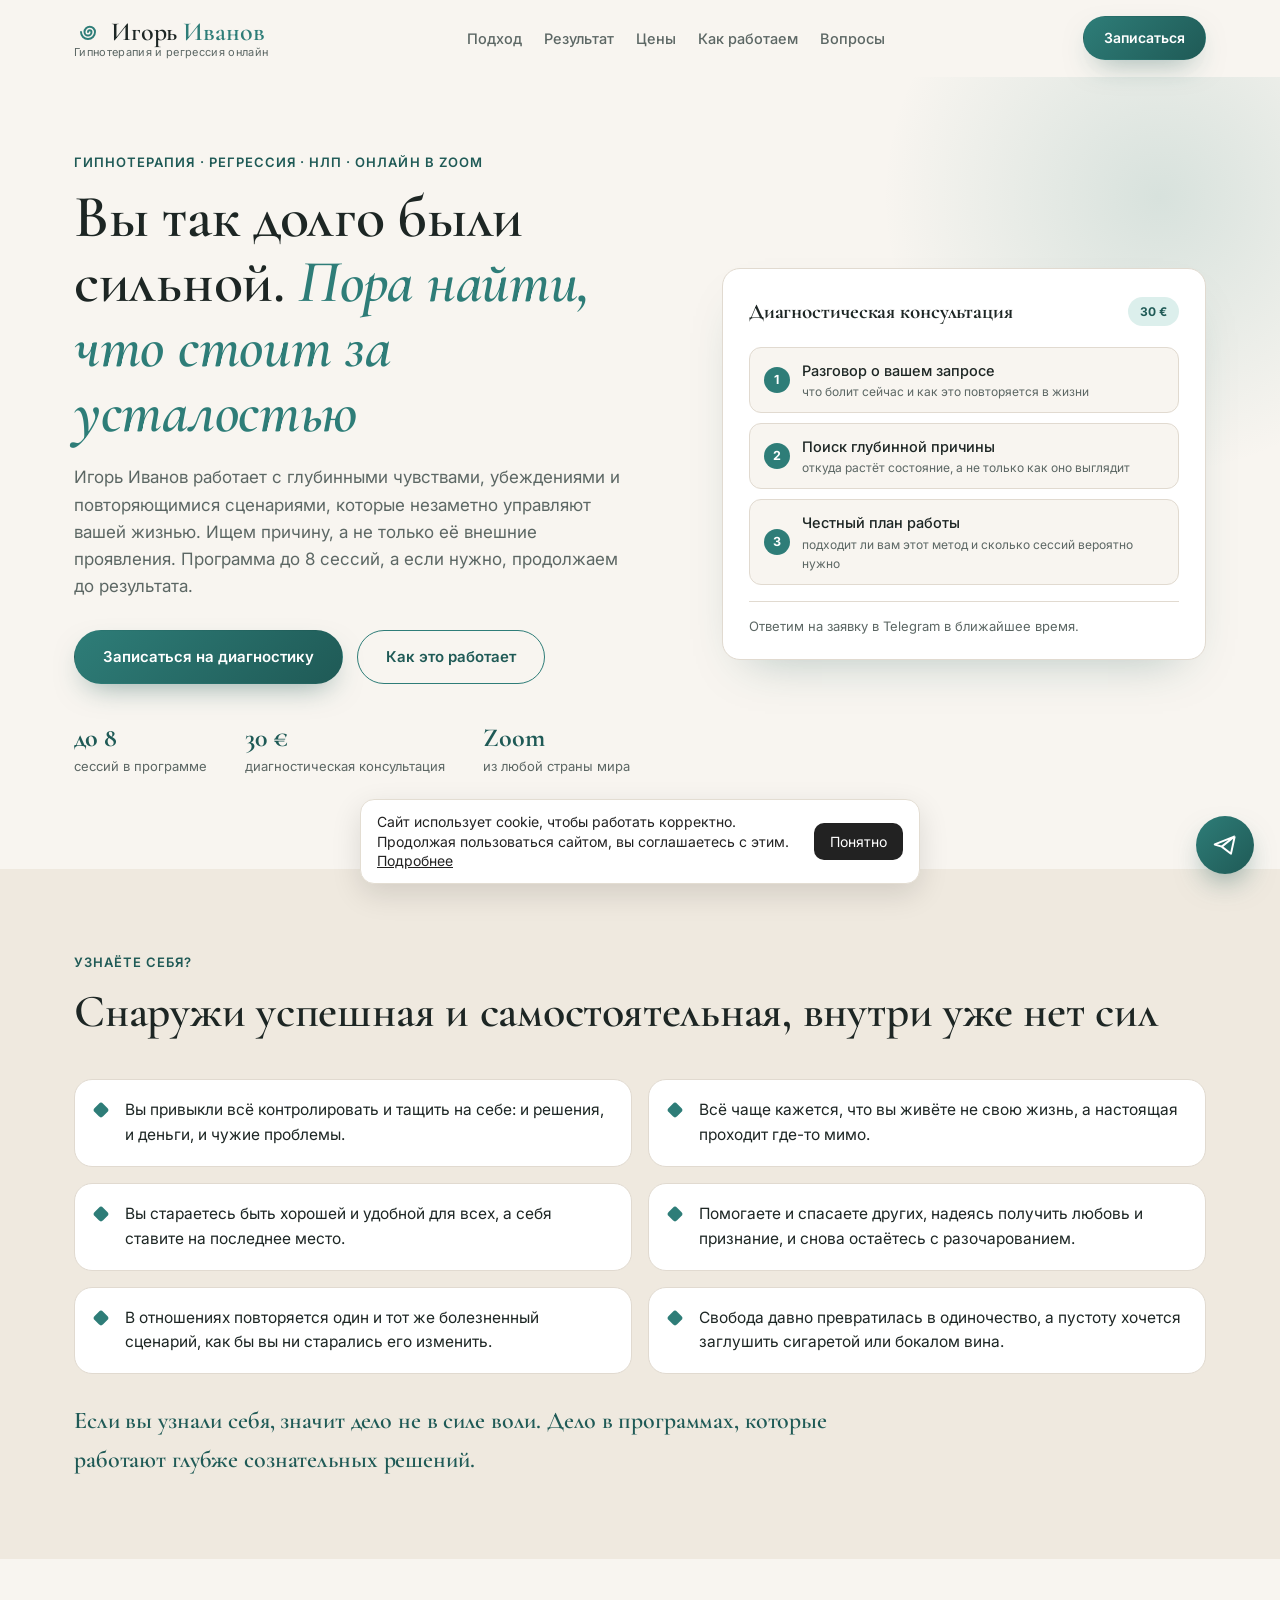
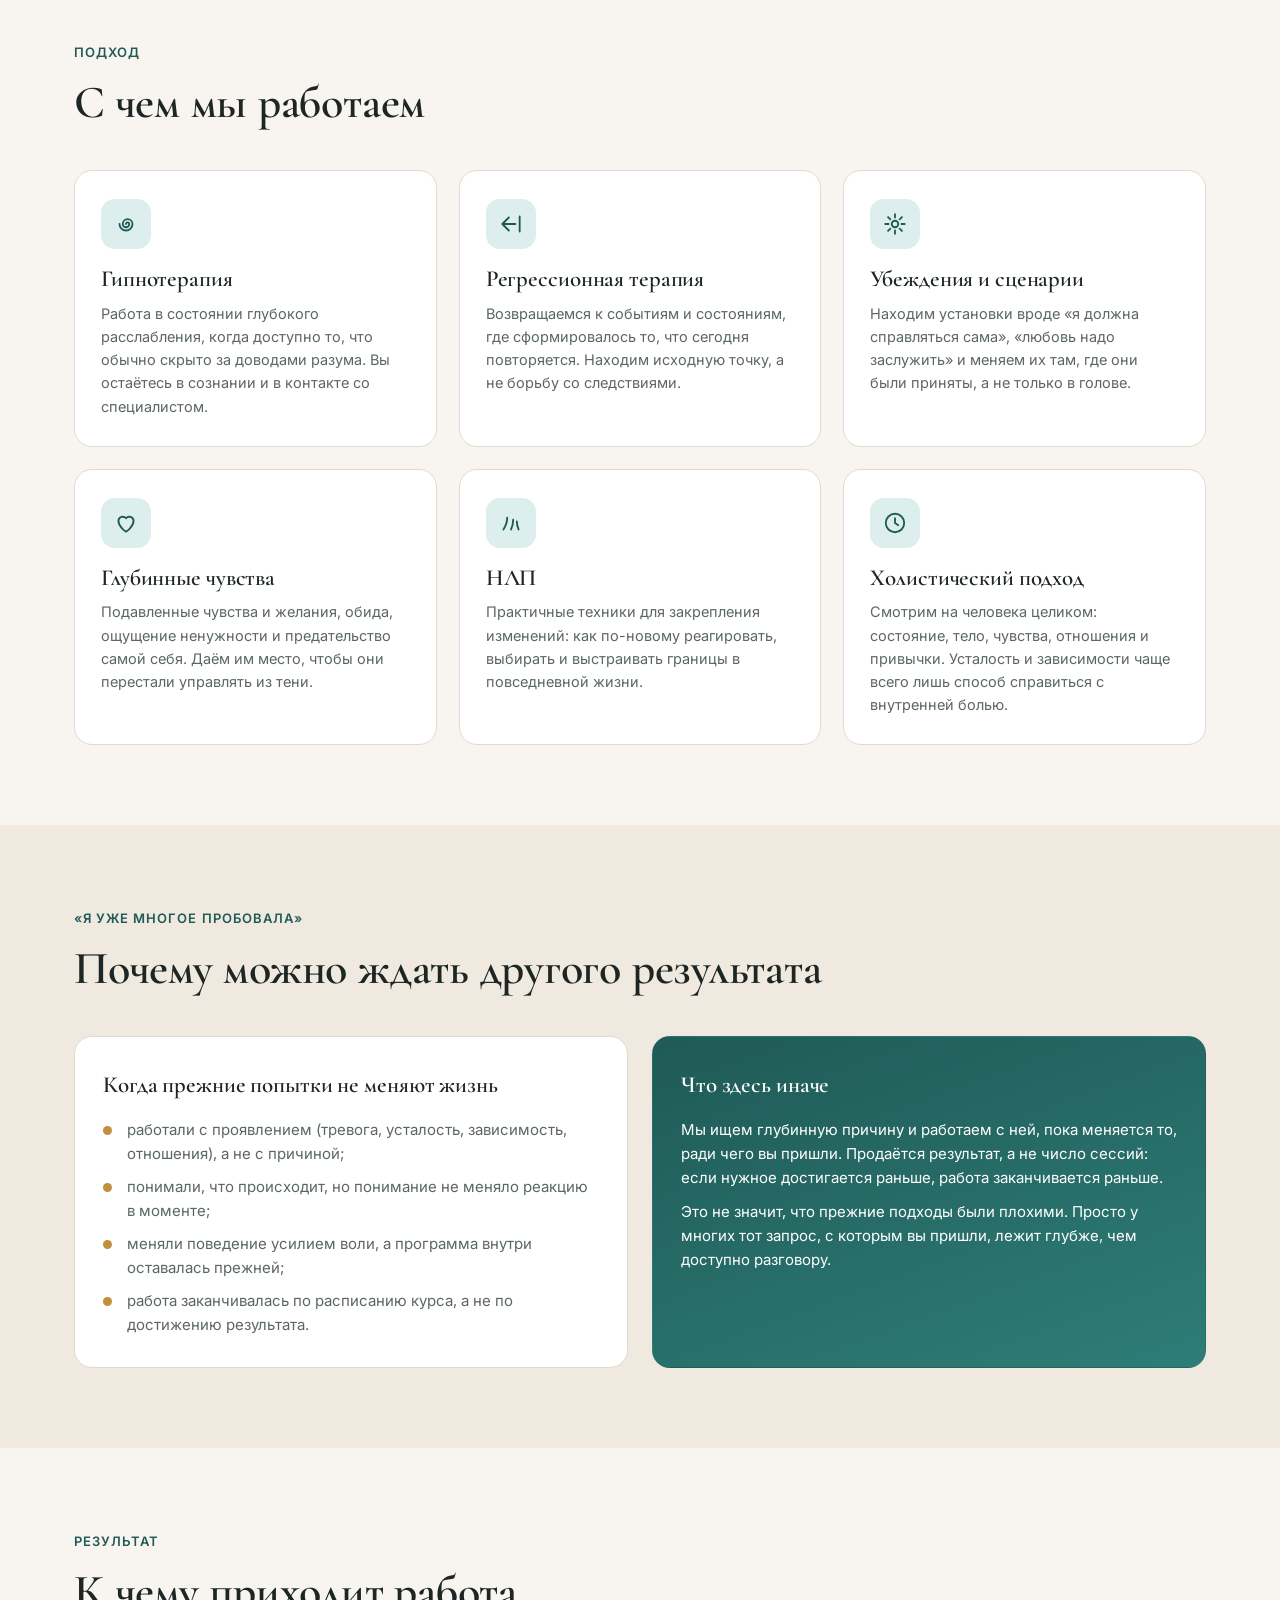
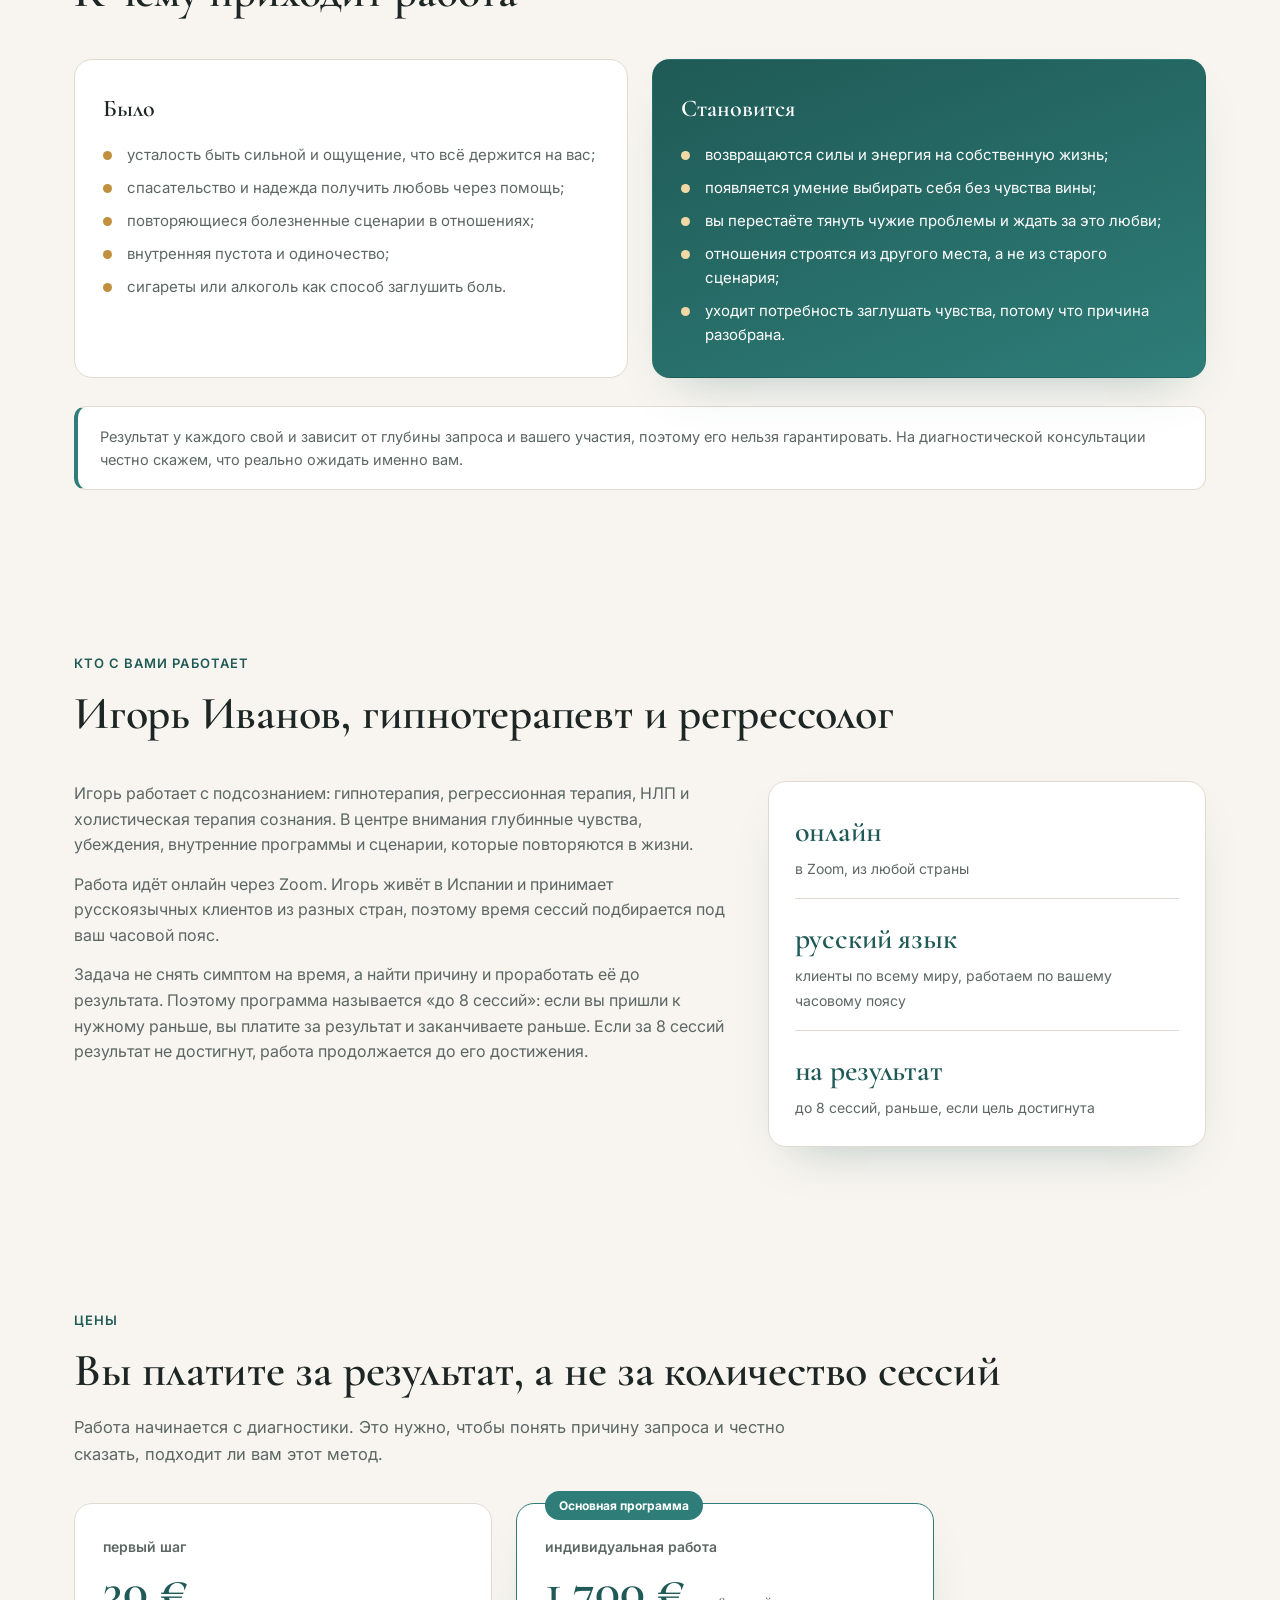
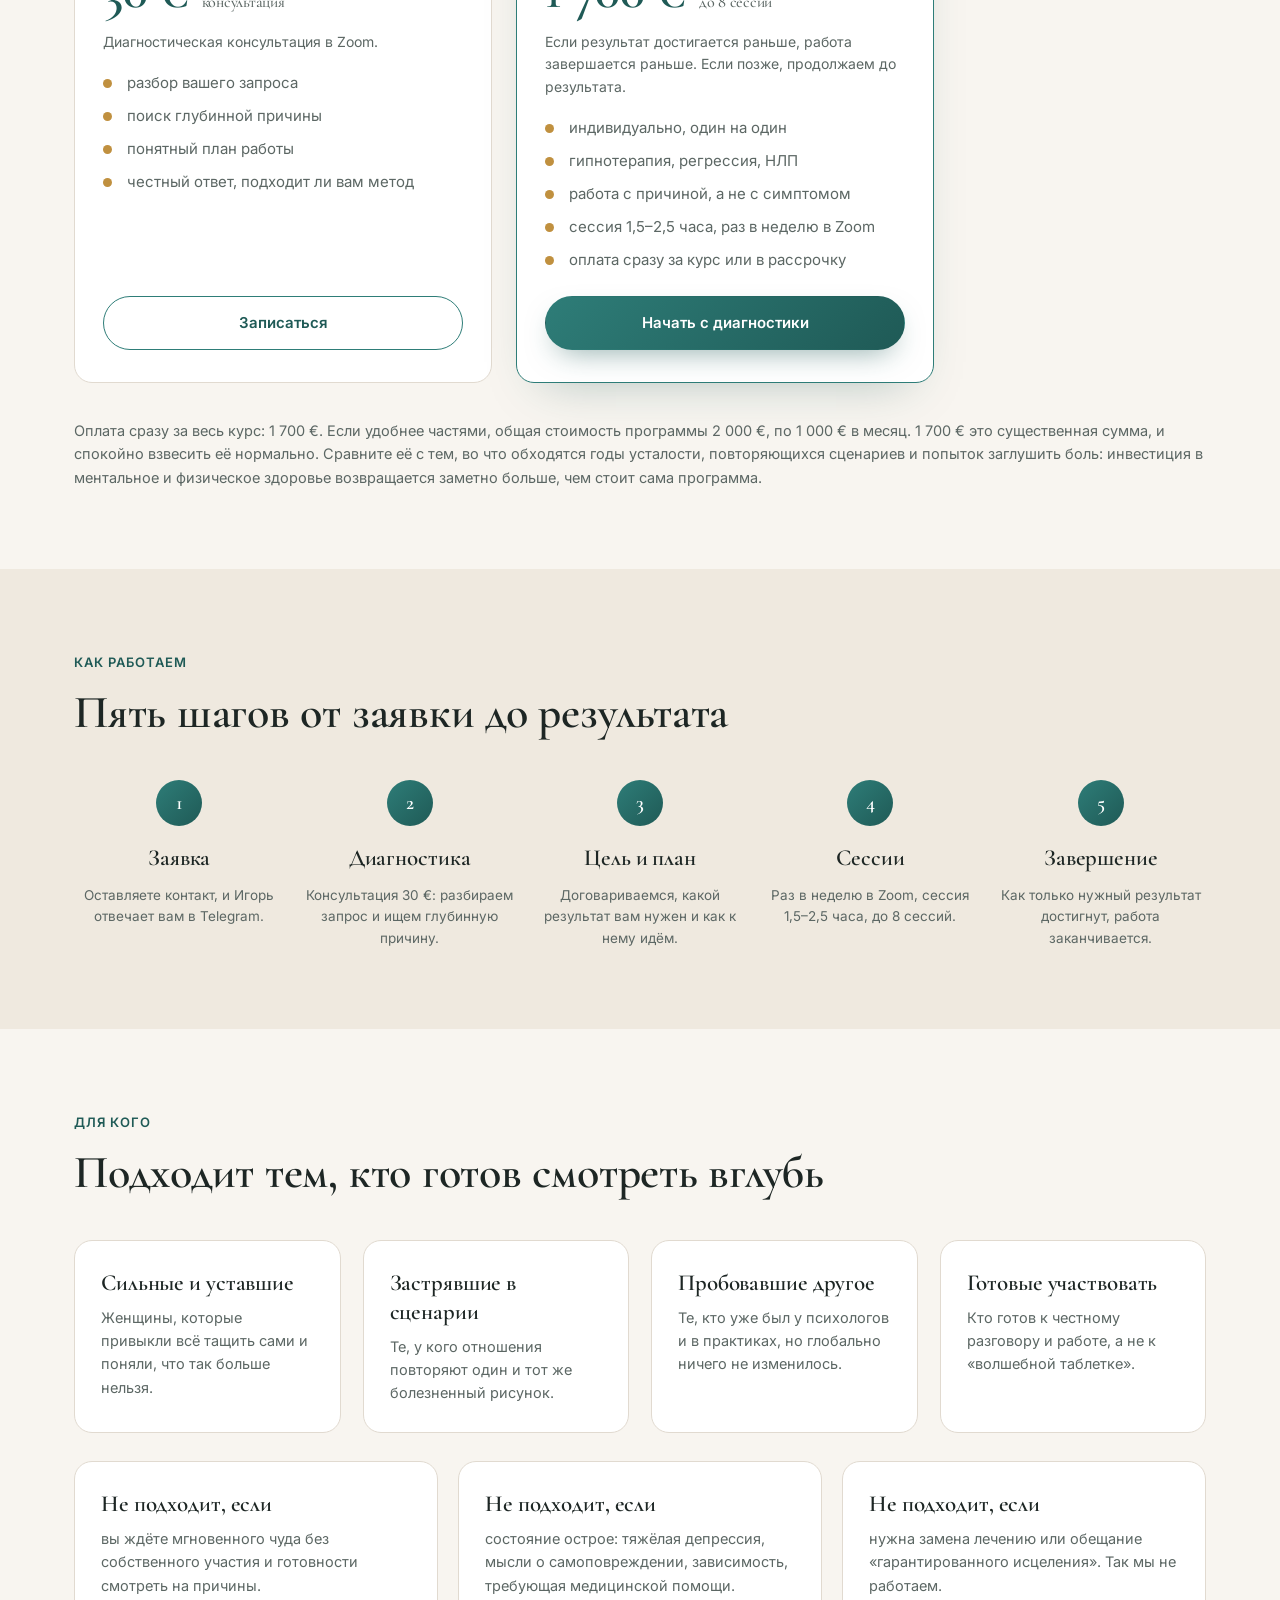
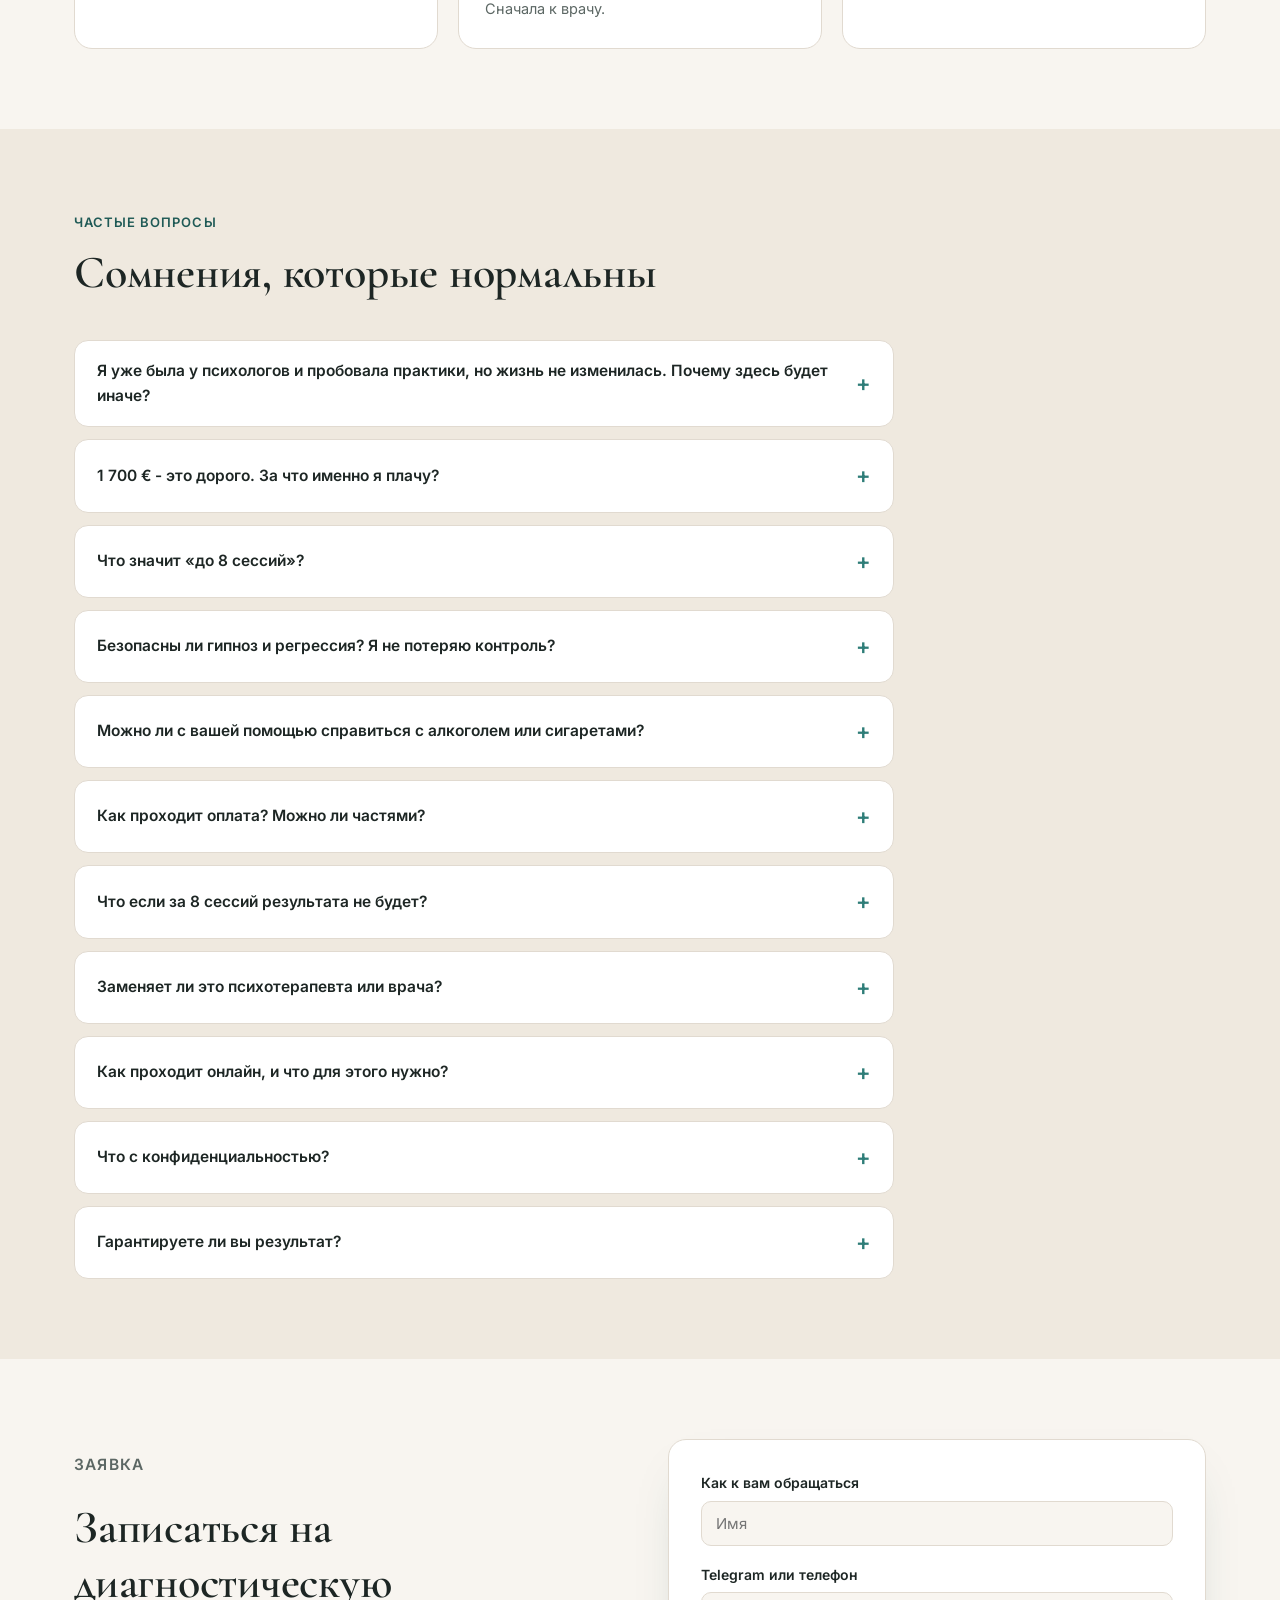
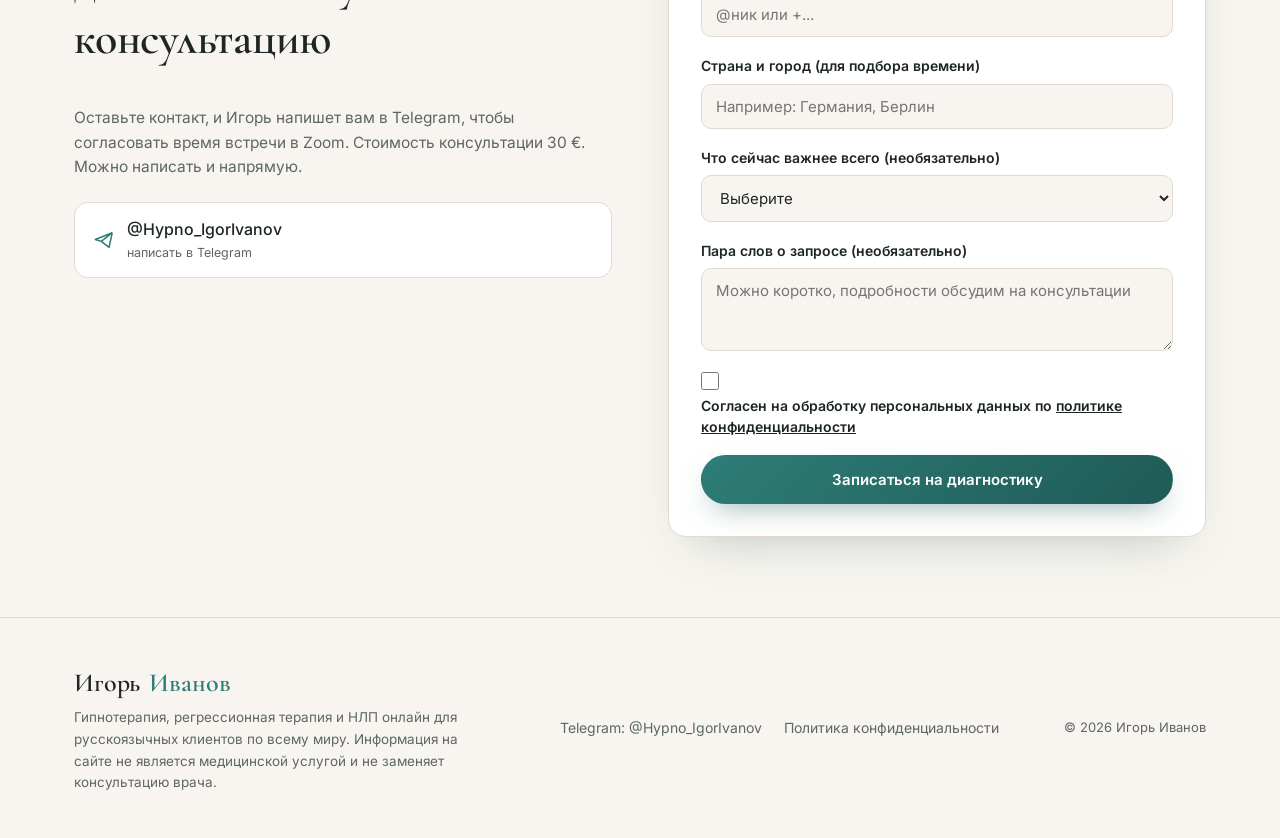
<file: index.html>
<!DOCTYPE html>
<html lang="ru">
<head>
<meta charset="UTF-8">
<meta name="viewport" content="width=device-width, initial-scale=1.0">
<title>Игорь Иванов: гипнотерапевт и регрессолог онлайн, работа с подсознанием</title>
<meta name="description" content="Игорь Иванов: гипнотерапия, регрессионная терапия и НЛП онлайн через Zoom для русскоязычных клиентов по всему миру. Находим глубинную причину, а не только симптомы. Диагностическая консультация 30 €, программа до 8 сессий.">
<meta name="robots" content="index, follow">
<link rel="canonical" href="https://murzzsite.github.io/ivanov-hypnotherapy/">
<meta property="og:type" content="website">
<meta property="og:locale" content="ru_RU">
<meta property="og:site_name" content="Игорь Иванов">
<meta property="og:title" content="Игорь Иванов: гипнотерапевт и регрессолог онлайн, работа с подсознанием">
<meta property="og:description" content="Игорь Иванов: гипнотерапия, регрессионная терапия и НЛП онлайн через Zoom для русскоязычных клиентов по всему миру. Находим глубинную причину, а не только симптомы. Диагностическая консультация 30 €, программа до 8 сессий.">
<meta property="og:url" content="https://murzzsite.github.io/ivanov-hypnotherapy/">
<meta name="twitter:card" content="summary">
<meta name="twitter:title" content="Игорь Иванов: гипнотерапевт и регрессолог онлайн, работа с подсознанием">
<meta name="twitter:description" content="Игорь Иванов: гипнотерапия, регрессионная терапия и НЛП онлайн через Zoom для русскоязычных клиентов по всему миру. Находим глубинную причину, а не только симптомы. Диагностическая консультация 30 €, программа до 8 сессий.">
<script type="application/ld+json">{"@context": "https://schema.org", "@type": "ProfessionalService", "name": "Игорь Иванов: гипнотерапия и регрессионная терапия онлайн", "url": "https://murzzsite.github.io/ivanov-hypnotherapy/", "description": "Гипнотерапия, регрессионная терапия и НЛП онлайн через Zoom для русскоязычных клиентов по всему миру.", "founder": {"@type": "Person", "name": "Игорь Иванов", "jobTitle": "Гипнотерапевт, регрессолог", "sameAs": ["https://t.me/Hypno_IgorIvanov", "https://t.me/zaebistherapy"]}, "availableLanguage": "ru", "areaServed": "Весь мир, онлайн"}</script>
<link rel="preconnect" href="https://fonts.googleapis.com">
<link rel="preconnect" href="https://fonts.gstatic.com" crossorigin>
<link href="https://fonts.googleapis.com/css2?family=Cormorant+Garamond:ital,wght@0,500;0,600;0,700;1,500;1,600&family=Inter:wght@400;500;600;700;800&display=swap" rel="stylesheet">
<link rel="stylesheet" href="styles.css">
<link rel="stylesheet" href="blog/blog.css">
<link rel="alternate" type="application/rss+xml" title="Блог" href="feed.xml">
</head>
<body>

<header class="header" id="header">
  <div class="container header__inner">
    <a href="#top" class="logo">
      <span class="logo__main">
        <svg class="logo__mark" width="28" height="28" viewBox="0 0 32 32" fill="none"><path d="M16 16a2 2 0 0 1 4 0a4 4 0 0 1-8 0a6 6 0 0 1 12 0a8 8 0 0 1-16 0" stroke="currentColor" stroke-width="2.2" stroke-linecap="round"/></svg>
        <span>Игорь <i>Иванов</i></span>
      </span>
      <span class="logo__suffix">Гипнотерапия и регрессия онлайн</span>
    </a>
    <nav class="nav" id="nav">
      <a href="#approach">Подход</a>
      <a href="#result">Результат</a>
      <a href="#pricing">Цены</a>
      <a href="#process">Как работаем</a>
      <a href="#faq">Вопросы</a>
    <!-- BLOGNAV:START --><!-- BLOGNAV:END --></nav>
    <div class="header__actions">
      <a href="#contact" class="btn btn--primary btn--sm">Записаться</a>
    </div>
    <button class="burger" id="burger" aria-label="Меню">
      <span></span><span></span><span></span>
    </button>
  </div>
</header>

<main id="top">

  <!-- HERO -->
  <section class="hero">
    <div class="container hero__inner">
      <div class="hero__content">
        <p class="eyebrow">Гипнотерапия · регрессия · НЛП · онлайн в Zoom</p>
        <h1>Вы так долго были сильной. <span>Пора найти, что стоит за усталостью</span></h1>
        <p class="hero__lead">Игорь Иванов работает с глубинными чувствами, убеждениями и повторяющимися сценариями, которые незаметно управляют вашей жизнью. Ищем причину, а не только её внешние проявления. Программа до 8 сессий, а если нужно, продолжаем до результата.</p>
        <div class="hero__cta">
          <a href="#contact" class="btn btn--primary">Записаться на диагностику</a>
          <a href="#approach" class="btn btn--ghost">Как это работает</a>
        </div>
        <div class="hero__stats">
          <div class="stat"><strong>до 8</strong><span>сессий в программе</span></div>
          <div class="stat"><strong>30 €</strong><span>диагностическая консультация</span></div>
          <div class="stat"><strong>Zoom</strong><span>из любой страны мира</span></div>
        </div>
      </div>
      <div class="hero__card">
        <div class="hero__card-top">
          <span class="hero__card-title">Диагностическая консультация</span>
          <span class="hero__card-badge">30 €</span>
        </div>
        <ol class="pipeline">
          <li><span class="pipeline__n">1</span><span>Разговор о вашем запросе<small>что болит сейчас и как это повторяется в жизни</small></span></li>
          <li><span class="pipeline__n">2</span><span>Поиск глубинной причины<small>откуда растёт состояние, а не только как оно выглядит</small></span></li>
          <li><span class="pipeline__n">3</span><span>Честный план работы<small>подходит ли вам этот метод и сколько сессий вероятно нужно</small></span></li>
        </ol>
        <p class="hero__card-foot">Ответим на заявку в Telegram в ближайшее время.</p>
      </div>
    </div>
  </section>

  <!-- УЗНАЁТЕ СЕБЯ -->
  <section class="recognize" id="recognize">
    <div class="container">
      <p class="section-eyebrow">Узнаёте себя?</p>
      <h2 class="section-title">Снаружи успешная и самостоятельная, внутри уже нет сил</h2>
      <ul class="recognize__list">
        <li>Вы привыкли всё контролировать и тащить на себе: и решения, и деньги, и чужие проблемы.</li>
        <li>Всё чаще кажется, что вы живёте не свою жизнь, а настоящая проходит где-то мимо.</li>
        <li>Вы стараетесь быть хорошей и удобной для всех, а себя ставите на последнее место.</li>
        <li>Помогаете и спасаете других, надеясь получить любовь и признание, и снова остаётесь с разочарованием.</li>
        <li>В отношениях повторяется один и тот же болезненный сценарий, как бы вы ни старались его изменить.</li>
        <li>Свобода давно превратилась в одиночество, а пустоту хочется заглушить сигаретой или бокалом вина.</li>
      </ul>
      <p class="recognize__care">Если вы узнали себя, значит дело не в силе воли. Дело в программах, которые работают глубже сознательных решений.</p>
    </div>
  </section>

  <!-- ПОДХОД -->
  <section class="services" id="approach">
    <div class="container">
      <p class="section-eyebrow">Подход</p>
      <h2 class="section-title">С чем мы работаем</h2>
      <div class="audience">
        <div class="audience__card">
          <div class="audience__icon"><svg width="26" height="26" viewBox="0 0 24 24" fill="none"><path d="M12 12a1.5 1.5 0 0 1 3 0a3 3 0 0 1-6 0a4.5 4.5 0 0 1 9 0a6 6 0 0 1-12 0" stroke="currentColor" stroke-width="1.7" stroke-linecap="round"/></svg></div>
          <h3>Гипнотерапия</h3>
          <p>Работа в состоянии глубокого расслабления, когда доступно то, что обычно скрыто за доводами разума. Вы остаётесь в сознании и в контакте со специалистом.</p>
        </div>
        <div class="audience__card">
          <div class="audience__icon"><svg width="26" height="26" viewBox="0 0 24 24" fill="none"><path d="M4 12h12M10 6l-6 6 6 6M20 5v14" stroke="currentColor" stroke-width="1.7" stroke-linecap="round" stroke-linejoin="round"/></svg></div>
          <h3>Регрессионная терапия</h3>
          <p>Возвращаемся к событиям и состояниям, где сформировалось то, что сегодня повторяется. Находим исходную точку, а не борьбу со следствиями.</p>
        </div>
        <div class="audience__card">
          <div class="audience__icon"><svg width="26" height="26" viewBox="0 0 24 24" fill="none"><circle cx="12" cy="12" r="3" stroke="currentColor" stroke-width="1.7"/><path d="M12 3v3M12 18v3M3 12h3M18 12h3M5.6 5.6l2.1 2.1M16.3 16.3l2.1 2.1M18.4 5.6l-2.1 2.1M7.7 16.3l-2.1 2.1" stroke="currentColor" stroke-width="1.7" stroke-linecap="round"/></svg></div>
          <h3>Убеждения и сценарии</h3>
          <p>Находим установки вроде «я должна справляться сама», «любовь надо заслужить» и меняем их там, где они были приняты, а не только в голове.</p>
        </div>
        <div class="audience__card">
          <div class="audience__icon"><svg width="26" height="26" viewBox="0 0 24 24" fill="none"><path d="M12 20s-7-4.4-7-10a4 4 0 0 1 7-2.4A4 4 0 0 1 19 10c0 5.6-7 10-7 10z" stroke="currentColor" stroke-width="1.7" stroke-linejoin="round"/></svg></div>
          <h3>Глубинные чувства</h3>
          <p>Подавленные чувства и желания, обида, ощущение ненужности и предательство самой себя. Даём им место, чтобы они перестали управлять из тени.</p>
        </div>
        <div class="audience__card">
          <div class="audience__icon"><svg width="26" height="26" viewBox="0 0 24 24" fill="none"><path d="M5 18c2-3 3.5-6.5 3.5-11M12 18c1.2-2.6 2-5.4 2-9M19 18c-1-2.4-1.6-4.8-1.6-7.4" stroke="currentColor" stroke-width="1.7" stroke-linecap="round"/></svg></div>
          <h3>НЛП</h3>
          <p>Практичные техники для закрепления изменений: как по-новому реагировать, выбирать и выстраивать границы в повседневной жизни.</p>
        </div>
        <div class="audience__card">
          <div class="audience__icon"><svg width="26" height="26" viewBox="0 0 24 24" fill="none"><circle cx="12" cy="12" r="8.5" stroke="currentColor" stroke-width="1.7"/><path d="M12 7.5V12l3 2" stroke="currentColor" stroke-width="1.7" stroke-linecap="round"/></svg></div>
          <h3>Холистический подход</h3>
          <p>Смотрим на человека целиком: состояние, тело, чувства, отношения и привычки. Усталость и зависимости чаще всего лишь способ справиться с внутренней болью.</p>
        </div>
      </div>
    </div>
  </section>

  <!-- ПОЧЕМУ ЭТО РАБОТАЕТ / ВОЗРАЖЕНИЕ -->
  <section class="method" id="method">
    <div class="container">
      <p class="section-eyebrow">«Я уже многое пробовала»</p>
      <h2 class="section-title">Почему можно ждать другого результата</h2>
      <div class="method__grid">
        <div class="method__box">
          <h3>Когда прежние попытки не меняют жизнь</h3>
          <ul class="checklist">
            <li>работали с проявлением (тревога, усталость, зависимость, отношения), а не с причиной;</li>
            <li>понимали, что происходит, но понимание не меняло реакцию в моменте;</li>
            <li>меняли поведение усилием воли, а программа внутри оставалась прежней;</li>
            <li>работа заканчивалась по расписанию курса, а не по достижению результата.</li>
          </ul>
        </div>
        <div class="method__box method__box--accent">
          <h3>Что здесь иначе</h3>
          <p>Мы ищем глубинную причину и работаем с ней, пока меняется то, ради чего вы пришли. Продаётся результат, а не число сессий: если нужное достигается раньше, работа заканчивается раньше.</p>
          <p>Это не значит, что прежние подходы были плохими. Просто у многих тот запрос, с которым вы пришли, лежит глубже, чем доступно разговору.</p>
        </div>
      </div>
    </div>
  </section>

  <!-- РЕЗУЛЬТАТ -->
  <section class="services" id="result">
    <div class="container">
      <p class="section-eyebrow">Результат</p>
      <h2 class="section-title">К чему приходит работа</h2>
      <div class="ba">
        <div class="ba__col">
          <h3>Было</h3>
          <ul class="checklist">
            <li>усталость быть сильной и ощущение, что всё держится на вас;</li>
            <li>спасательство и надежда получить любовь через помощь;</li>
            <li>повторяющиеся болезненные сценарии в отношениях;</li>
            <li>внутренняя пустота и одиночество;</li>
            <li>сигареты или алкоголь как способ заглушить боль.</li>
          </ul>
        </div>
        <div class="ba__col ba__col--after">
          <h3>Становится</h3>
          <ul class="checklist">
            <li>возвращаются силы и энергия на собственную жизнь;</li>
            <li>появляется умение выбирать себя без чувства вины;</li>
            <li>вы перестаёте тянуть чужие проблемы и ждать за это любви;</li>
            <li>отношения строятся из другого места, а не из старого сценария;</li>
            <li>уходит потребность заглушать чувства, потому что причина разобрана.</li>
          </ul>
        </div>
      </div>
      <p class="notice">Результат у каждого свой и зависит от глубины запроса и вашего участия, поэтому его нельзя гарантировать. На диагностической консультации честно скажем, что реально ожидать именно вам.</p>
    </div>
  </section>

  <!-- ОБ ЭКСПЕРТЕ -->
  <section class="who" id="about">
    <div class="container">
      <p class="section-eyebrow">Кто с вами работает</p>
      <h2 class="section-title">Игорь Иванов, гипнотерапевт и регрессолог</h2>
      <div class="about__grid">
        <div class="about__text">
          <p>Игорь работает с подсознанием: гипнотерапия, регрессионная терапия, НЛП и холистическая терапия сознания. В центре внимания глубинные чувства, убеждения, внутренние программы и сценарии, которые повторяются в жизни.</p>
          <p>Работа идёт онлайн через Zoom. Игорь живёт в Испании и принимает русскоязычных клиентов из разных стран, поэтому время сессий подбирается под ваш часовой пояс.</p>
          <p>Задача не снять симптом на время, а найти причину и проработать её до результата. Поэтому программа называется «до 8 сессий»: если вы пришли к нужному раньше, вы платите за результат и заканчиваете раньше. Если за 8 сессий результат не достигнут, работа продолжается до его достижения.</p>
        </div>
        <div class="about__facts">
          <div class="about__fact"><strong>онлайн</strong><span>в Zoom, из любой страны</span></div>
          <div class="about__fact"><strong>русский язык</strong><span>клиенты по всему миру, работаем по вашему часовому поясу</span></div>
          <div class="about__fact"><strong>на результат</strong><span>до 8 сессий, раньше, если цель достигнута</span></div>
        </div>
      </div>
    </div>
  </section>

  <!-- ЦЕНЫ -->
  <section class="pricing" id="pricing">
    <div class="container">
      <p class="section-eyebrow">Цены</p>
      <h2 class="section-title">Вы платите за результат, а не за количество сессий</h2>
      <p class="section-lead">Работа начинается с диагностики. Это нужно, чтобы понять причину запроса и честно сказать, подходит ли вам этот метод.</p>
      <div class="price-grid price-grid--2">
        <div class="price-card">
          <p class="price-card__from">первый шаг</p>
          <div class="price-card__num">30 € <small>консультация</small></div>
          <p class="price-card__desc">Диагностическая консультация в Zoom.</p>
          <ul class="checklist">
            <li>разбор вашего запроса</li>
            <li>поиск глубинной причины</li>
            <li>понятный план работы</li>
            <li>честный ответ, подходит ли вам метод</li>
          </ul>
          <a href="#contact" class="btn btn--ghost btn--block">Записаться</a>
        </div>
        <div class="price-card price-card--hot">
          <span class="price-card__badge">Основная программа</span>
          <p class="price-card__from">индивидуальная работа</p>
          <div class="price-card__num">1 700 € <small>до 8 сессий</small></div>
          <p class="price-card__desc">Если результат достигается раньше, работа завершается раньше. Если позже, продолжаем до результата.</p>
          <ul class="checklist">
            <li>индивидуально, один на один</li>
            <li>гипнотерапия, регрессия, НЛП</li>
            <li>работа с причиной, а не с симптомом</li>
            <li>сессия 1,5–2,5 часа, раз в неделю в Zoom</li>
            <li>оплата сразу за курс или в рассрочку</li>
          </ul>
          <a href="#contact" class="btn btn--primary btn--block">Начать с диагностики</a>
        </div>
      </div>
      <p class="price__note">Оплата сразу за весь курс: 1 700 €. Если удобнее частями, общая стоимость программы 2 000 €, по 1 000 € в месяц. 1 700 € это существенная сумма, и спокойно взвесить её нормально. Сравните её с тем, во что обходятся годы усталости, повторяющихся сценариев и попыток заглушить боль: инвестиция в ментальное и физическое здоровье возвращается заметно больше, чем стоит сама программа.</p>
    </div>
  </section>

  <!-- ПРОЦЕСС -->
  <section class="process" id="process">
    <div class="container">
      <p class="section-eyebrow">Как работаем</p>
      <h2 class="section-title">Пять шагов от заявки до результата</h2>
      <div class="steps">
        <div class="step"><div class="step__num">1</div><h3>Заявка</h3><p>Оставляете контакт, и Игорь отвечает вам в Telegram.</p></div>
        <div class="step"><div class="step__num">2</div><h3>Диагностика</h3><p>Консультация 30 €: разбираем запрос и ищем глубинную причину.</p></div>
        <div class="step"><div class="step__num">3</div><h3>Цель и план</h3><p>Договариваемся, какой результат вам нужен и как к нему идём.</p></div>
        <div class="step"><div class="step__num">4</div><h3>Сессии</h3><p>Раз в неделю в Zoom, сессия 1,5–2,5 часа, до 8 сессий.</p></div>
        <div class="step"><div class="step__num">5</div><h3>Завершение</h3><p>Как только нужный результат достигнут, работа заканчивается.</p></div>
      </div>
    </div>
  </section>

  <!-- ДЛЯ КОГО -->
  <section class="who" id="who">
    <div class="container">
      <p class="section-eyebrow">Для кого</p>
      <h2 class="section-title">Подходит тем, кто готов смотреть вглубь</h2>
      <div class="audience audience--4">
        <div class="audience__card">
          <h3>Сильные и уставшие</h3>
          <p>Женщины, которые привыкли всё тащить сами и поняли, что так больше нельзя.</p>
        </div>
        <div class="audience__card">
          <h3>Застрявшие в сценарии</h3>
          <p>Те, у кого отношения повторяют один и тот же болезненный рисунок.</p>
        </div>
        <div class="audience__card">
          <h3>Пробовавшие другое</h3>
          <p>Те, кто уже был у психологов и в практиках, но глобально ничего не изменилось.</p>
        </div>
        <div class="audience__card">
          <h3>Готовые участвовать</h3>
          <p>Кто готов к честному разговору и работе, а не к «волшебной таблетке».</p>
        </div>
      </div>
      <div class="notfit">
        <div class="audience__card"><h3>Не подходит, если</h3><p>вы ждёте мгновенного чуда без собственного участия и готовности смотреть на причины.</p></div>
        <div class="audience__card"><h3>Не подходит, если</h3><p>состояние острое: тяжёлая депрессия, мысли о самоповреждении, зависимость, требующая медицинской помощи. Сначала к врачу.</p></div>
        <div class="audience__card"><h3>Не подходит, если</h3><p>нужна замена лечению или обещание «гарантированного исцеления». Так мы не работаем.</p></div>
      </div>
    </div>
  </section>

  <!-- FAQ -->
  <section class="faq" id="faq">
    <div class="container">
      <p class="section-eyebrow">Частые вопросы</p>
      <h2 class="section-title">Сомнения, которые нормальны</h2>
      <div class="faq__list">
        <details class="faq__item">
          <summary>Я уже была у психологов и пробовала практики, но жизнь не изменилась. Почему здесь будет иначе?</summary>
          <p>Гарантировать нельзя, но можно объяснить различие. Многие подходы работают на уровне осознания: вы всё понимаете, а реакция остаётся прежней. Здесь работа идёт с подсознанием, где сидят программы и сценарии, и продолжается до достижения результата, а не до конца курса. На диагностической консультации за 30 € вы сможете проверить подход, прежде чем решать про программу.</p>
        </details>
        <details class="faq__item">
          <summary>1 700 € - это дорого. За что именно я плачу?</summary>
          <p>За индивидуальную работу до результата: поиск глубинной причины и её проработку, а не за часы по счётчику. Если нужное достигается раньше, чем за 8 сессий, работа заканчивается раньше. Эту сумму стоит сравнивать с тем, чего стоят годы усталости, повторяющихся сценариев и способов заглушить боль для вашего здоровья, отношений и жизни.</p>
        </details>
        <details class="faq__item">
          <summary>Что значит «до 8 сессий»?</summary>
          <p>Это ориентир, а не потолок. Сколько сессий потребуется именно вам, будет понятно после диагностики. Иногда результат приходит быстрее, и тогда работа заканчивается раньше. Если за 8 сессий результат не достигнут, работа продолжается до его достижения. По словам Игоря, на практике такого пока не случалось.</p>
        </details>
        <details class="faq__item">
          <summary>Безопасны ли гипноз и регрессия? Я не потеряю контроль?</summary>
          <p>В гипнотерапии вы остаётесь в сознании, слышите специалиста и можете в любой момент выйти из состояния. Это глубокое расслабление, а не отключение. Если вы переживаете острое психическое состояние или принимаете назначенные врачом препараты, расскажите об этом заранее.</p>
        </details>
        <details class="faq__item">
          <summary>Можно ли с вашей помощью справиться с алкоголем или сигаретами?</summary>
          <p>Мы работаем с причиной: пустотой, одиночеством, болью, которую хочется заглушить. Когда причина разобрана, потребность часто ослабевает. При выраженной физической зависимости обязательно подключайте врача: наша работа его не заменяет.</p>
        </details>
        <details class="faq__item">
          <summary>Как проходит оплата? Можно ли частями?</summary>
          <p>Оплата производится сразу за весь курс: 1 700 €. Если удобнее платить частями, общая стоимость программы составляет 2 000 €, по 1 000 € в месяц. Диагностическая консультация оплачивается отдельно, 30 €.</p>
        </details>
        <details class="faq__item">
          <summary>Что если за 8 сессий результата не будет?</summary>
          <p>Работа продолжается до достижения результата. По словам Игоря, в его практике таких случаев пока не было. Но результат зависит от запроса и вашего участия, поэтому гарантировать его нельзя.</p>
        </details>
        <details class="faq__item">
          <summary>Заменяет ли это психотерапевта или врача?</summary>
          <p>Нет. Это не медицинская услуга и не лечение. Если у вас депрессия, требующая медицинской помощи, или другие тяжёлые состояния, обращайтесь к врачу. Работа с подсознанием может идти параллельно, если врач не против.</p>
        </details>
        <details class="faq__item">
          <summary>Как проходит онлайн, и что для этого нужно?</summary>
          <p>Встречи в Zoom. Нужны компьютер или телефон, наушники и тихое место, где вас никто не потревожит. Одна сессия длится от 1,5 до 2,5 часов, время не фиксировано, поэтому лучше выделять до 3 часов раз в неделю. Игорь находится в Испании и работает с клиентами в разных часовых поясах, время согласуется индивидуально.</p>
        </details>
        <details class="faq__item">
          <summary>Что с конфиденциальностью?</summary>
          <p>Всё, что вы рассказываете, остаётся между вами и специалистом. Заявка с сайта приходит напрямую в Telegram и не передаётся третьим лицам.</p>
        </details>
        <details class="faq__item">
          <summary>Гарантируете ли вы результат?</summary>
          <p>Нет, и честно об этом говорим: результат зависит от глубины запроса и вашего участия. Гарантируем внимательную индивидуальную работу и прямоту. После диагностики вы получите понятную картину, чего реально ждать.</p>
        </details>
      </div>
    </div>
  </section>

  <!-- ФОРМА -->
  <section class="form-section" id="contact">
    <div class="container form-section__inner">
      <div class="form-section__text">
        <p class="section-eyebrow">Заявка</p>
        <h2 class="section-title">Записаться на диагностическую консультацию</h2>
        <p>Оставьте контакт, и Игорь напишет вам в Telegram, чтобы согласовать время встречи в Zoom. Стоимость консультации 30 €. Можно написать и напрямую.</p>
        <div class="form-section__contacts">
          <a href="https://t.me/Hypno_IgorIvanov" target="_blank" rel="noopener" class="contact-card">
            <svg width="22" height="22" viewBox="0 0 24 24" fill="none"><path d="M21 4L2.5 11.5L9 13.5M21 4L17.5 20L9 13.5M21 4L9 13.5" stroke="currentColor" stroke-width="1.7" stroke-linejoin="round"/></svg>
            <span>@Hypno_IgorIvanov<small>написать в Telegram</small></span>
          </a>
        </div>
      </div>
      <form class="form" id="leadForm">
        <input type="text" name="_gotcha" style="display:none" tabindex="-1" autocomplete="off">
        <label>
          <span>Как к вам обращаться</span>
          <input type="text" name="name" placeholder="Имя" required>
        </label>
        <label>
          <span>Telegram или телефон</span>
          <input type="text" name="contact" placeholder="@ник или +..." required>
        </label>
        <label>
          <span>Страна и город (для подбора времени)</span>
          <input type="text" name="place" placeholder="Например: Германия, Берлин">
        </label>
        <label>
          <span>Что сейчас важнее всего (необязательно)</span>
          <select name="topic">
            <option value="">Выберите</option>
            <option>Усталость и ощущение пустоты</option>
            <option>Повторяющиеся сценарии в отношениях</option>
            <option>Чувство ненужности, спасательство</option>
            <option>Алкоголь или сигареты</option>
            <option>Другое</option>
          </select>
        </label>
        <label>
          <span>Пара слов о запросе (необязательно)</span>
          <textarea name="comment" rows="3" placeholder="Можно коротко, подробности обсудим на консультации"></textarea>
        </label>
        <label class="form__consent"><input type="checkbox" name="consent" required><span>Согласен на обработку персональных данных по <a href="privacy.html" target="_blank" rel="noopener">политике конфиденциальности</a></span></label>
        <button type="submit" class="btn btn--primary btn--block">Записаться на диагностику</button>
        
      </form>
    </div>
  </section>

<!-- BLOG:START --><!-- BLOG:END -->
</main>

<a href="https://t.me/Hypno_IgorIvanov" target="_blank" rel="noopener" class="fab" aria-label="Написать в Telegram">
  <svg width="26" height="26" viewBox="0 0 24 24" fill="none"><path d="M21 4L2.5 11.5L9 13.5M21 4L17.5 20L9 13.5M21 4L9 13.5" stroke="currentColor" stroke-width="1.8" stroke-linejoin="round"/></svg>
</a>

<footer class="footer">
  <div class="container footer__inner">
    <div class="footer__brand">
      <span class="logo__main">Игорь <i>Иванов</i></span>
      <p>Гипнотерапия, регрессионная терапия и НЛП онлайн для русскоязычных клиентов по всему миру. Информация на сайте не является медицинской услугой и не заменяет консультацию врача.</p>
    </div>
    <div class="footer__links">
      <a href="https://t.me/Hypno_IgorIvanov" target="_blank" rel="noopener">Telegram: @Hypno_IgorIvanov</a>
      <a href="privacy.html">Политика конфиденциальности</a>
    </div>
    <div class="footer__copy">
      <span>© <span id="year"></span> Игорь Иванов</span>
    </div>
  </div>
</footer>

<script src="script.js"></script>
<div class="cookie" id="cookie" hidden role="region" aria-label="Cookie"><p>Сайт использует cookie, чтобы работать корректно. Продолжая пользоваться сайтом, вы соглашаетесь с этим. <a href="privacy.html">Подробнее</a></p><button type="button" id="cookieOk">Понятно</button></div>
<script>(function(){var b=document.getElementById("cookie");try{if(!localStorage.getItem("cookie_ok")){b.hidden=false}}catch(e){b.hidden=false}document.getElementById("cookieOk").onclick=function(){b.hidden=true;try{localStorage.setItem("cookie_ok","1")}catch(e){}}})();</script>
</body>
</html>
</file>
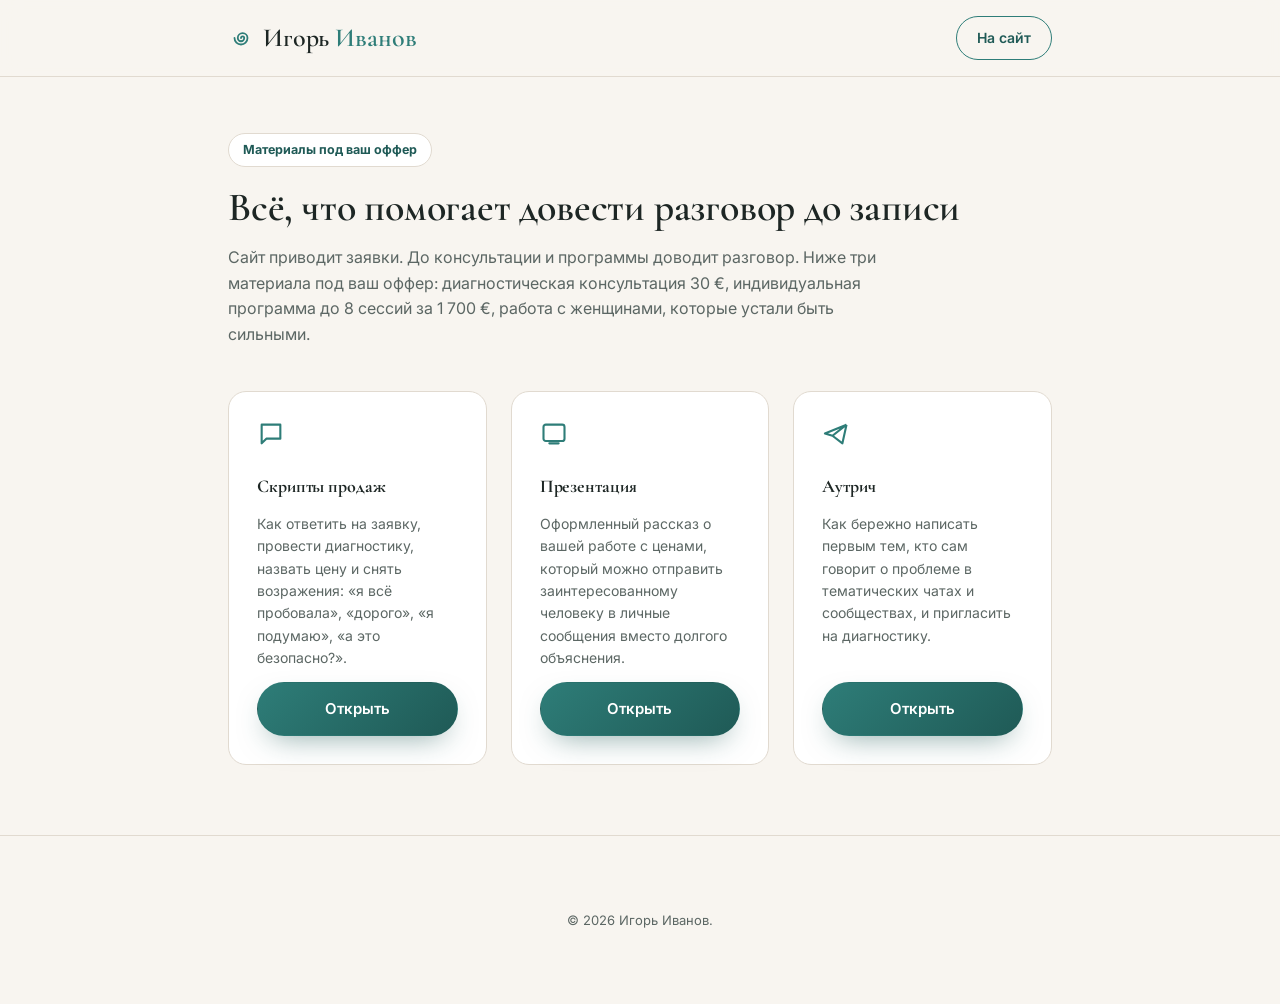
<file: materials.html>
<!DOCTYPE html>
<html lang="ru">
<head>
<meta charset="UTF-8">
<meta name="viewport" content="width=device-width, initial-scale=1.0">
<title>Материалы под ваш оффер — Игорь Иванов</title>
<link rel="preconnect" href="https://fonts.googleapis.com">
<link rel="preconnect" href="https://fonts.gstatic.com" crossorigin>
<link href="https://fonts.googleapis.com/css2?family=Cormorant+Garamond:ital,wght@0,500;0,600;0,700;1,500;1,600&family=Inter:wght@400;500;600;700;800&display=swap" rel="stylesheet">
<link rel="stylesheet" href="styles.css">
</head>
<body>

<header class="doc-header">
  <div class="container doc-bar">
    <a href="index.html" class="logo__main"><svg class="logo__mark" width="26" height="26" viewBox="0 0 32 32" fill="none"><path d="M16 16a2 2 0 0 1 4 0a4 4 0 0 1-8 0a6 6 0 0 1 12 0a8 8 0 0 1-16 0" stroke="currentColor" stroke-width="2.2" stroke-linecap="round"/></svg><span>Игорь <i>Иванов</i></span></a>
    <div class="doc-bar__actions">
      <a href="index.html" class="btn btn--ghost btn--sm">На сайт</a>
    </div>
  </div>
</header>

<main class="container doc-hero">
  <span class="tag">Материалы под ваш оффер</span>
  <h1>Всё, что помогает довести разговор до записи</h1>
  <p>Сайт приводит заявки. До консультации и программы доводит разговор. Ниже три материала под ваш оффер: диагностическая консультация 30 €, индивидуальная программа до 8 сессий за 1 700 €, работа с женщинами, которые устали быть сильными.</p>
</main>

<section class="container doc-section">
  <div class="material-grid">
    <div class="material-card">
      <div class="material-card__icon"><svg width="28" height="28" viewBox="0 0 24 24" fill="none"><path d="M4 4H20V16H8L4 20V4Z" stroke="currentColor" stroke-width="1.8" stroke-linejoin="round"/></svg></div>
      <h3>Скрипты продаж</h3>
      <p>Как ответить на заявку, провести диагностику, назвать цену и снять возражения: «я всё пробовала», «дорого», «я подумаю», «а это безопасно?».</p>
      <a href="scripts.html" class="btn btn--primary btn--block">Открыть</a>
    </div>
    <div class="material-card">
      <div class="material-card__icon"><svg width="28" height="28" viewBox="0 0 24 24" fill="none"><rect x="3" y="4" width="18" height="14" rx="2" stroke="currentColor" stroke-width="1.8"/><path d="M8 20H16" stroke="currentColor" stroke-width="1.8" stroke-linecap="round"/></svg></div>
      <h3>Презентация</h3>
      <p>Оформленный рассказ о вашей работе с ценами, который можно отправить заинтересованному человеку в личные сообщения вместо долгого объяснения.</p>
      <a href="presentation.html" class="btn btn--primary btn--block">Открыть</a>
    </div>
    <div class="material-card">
      <div class="material-card__icon"><svg width="28" height="28" viewBox="0 0 24 24" fill="none"><path d="M21 4L2.5 11.5L9 13.5M21 4L17.5 20L9 13.5M21 4L9 13.5" stroke="currentColor" stroke-width="1.8" stroke-linejoin="round"/></svg></div>
      <h3>Аутрич</h3>
      <p>Как бережно написать первым тем, кто сам говорит о проблеме в тематических чатах и сообществах, и пригласить на диагностику.</p>
      <a href="outreach.html" class="btn btn--primary btn--block">Открыть</a>
    </div>
  </div>
</section>

<footer class="footer">
  <div class="container footer__bottom">
    <span>© <span id="year"></span> Игорь Иванов.</span>
  </div>
</footer>

<script>document.getElementById('year').textContent = new Date().getFullYear();</script>
</body>
</html>
</file>
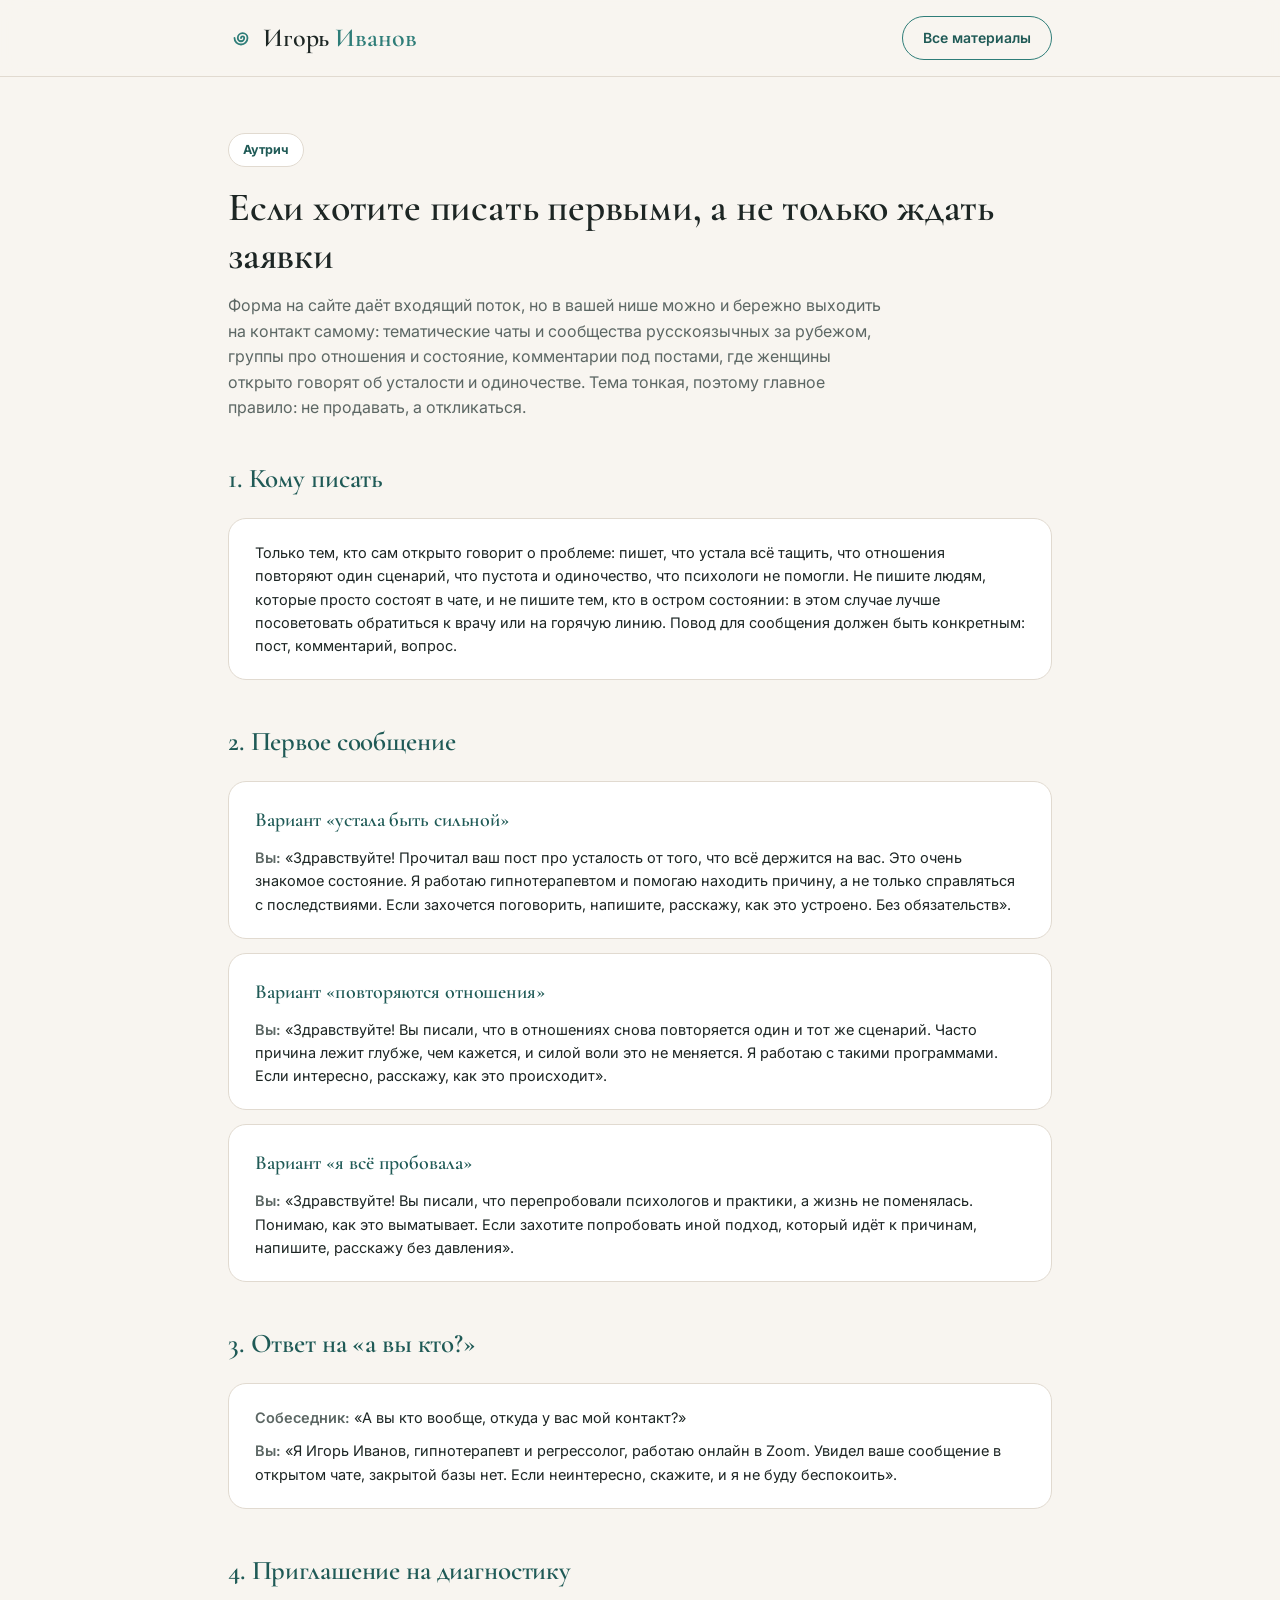
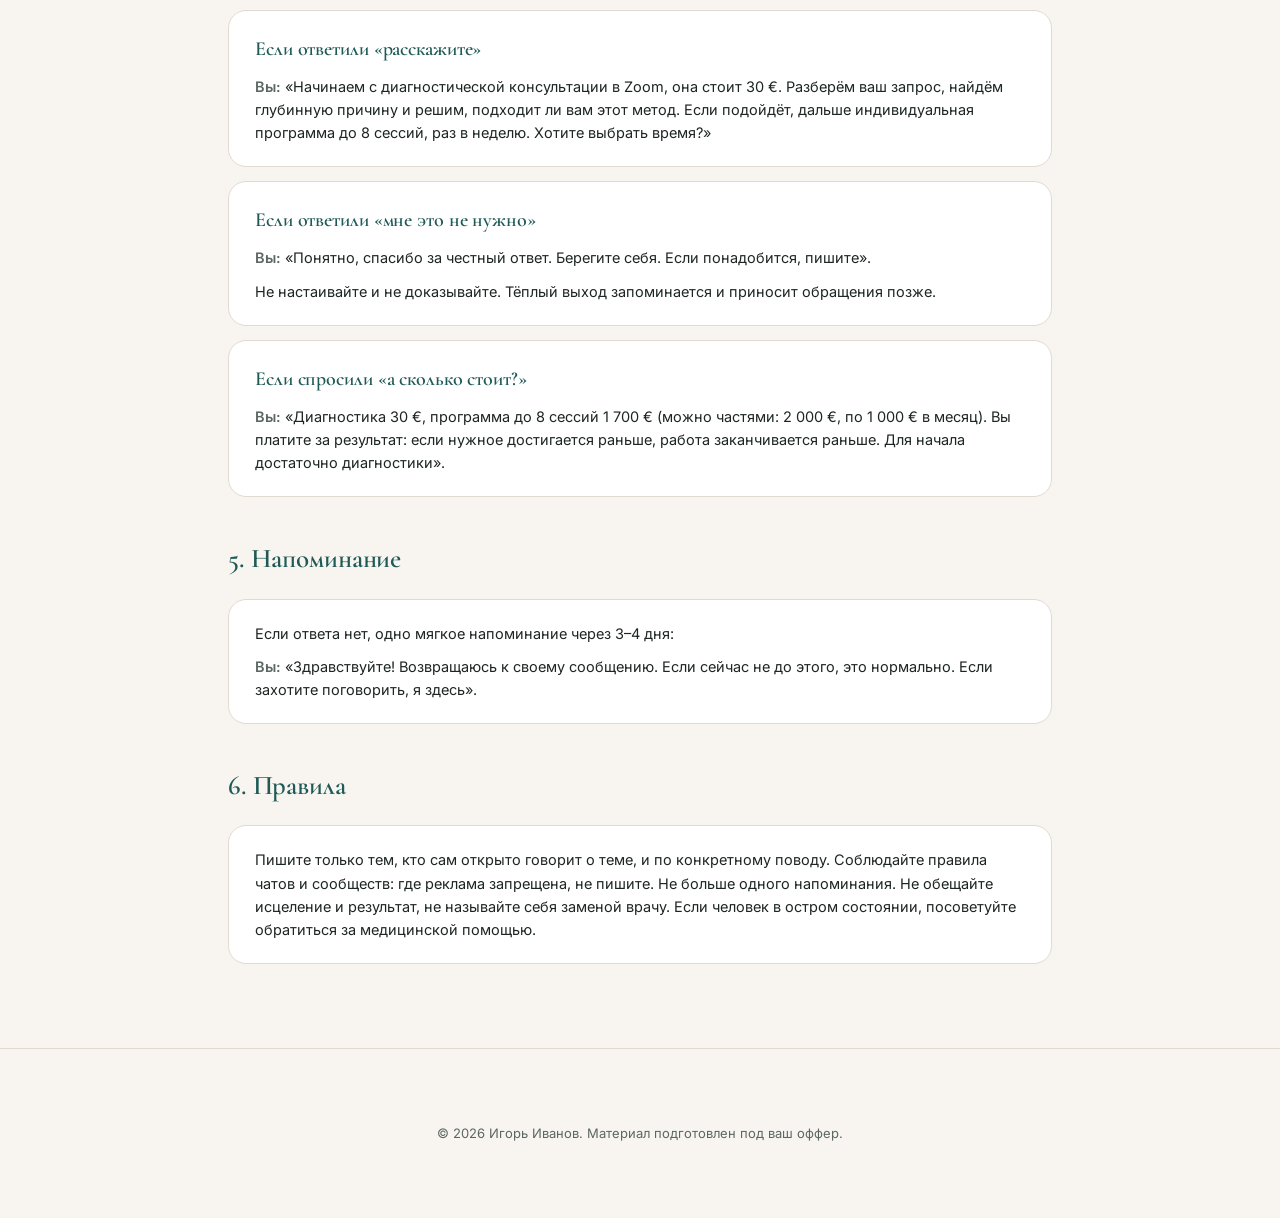
<file: outreach.html>
<!DOCTYPE html>
<html lang="ru">
<head>
<meta charset="UTF-8">
<meta name="viewport" content="width=device-width, initial-scale=1.0">
<title>Аутрич — Игорь Иванов</title>
<link rel="preconnect" href="https://fonts.googleapis.com">
<link rel="preconnect" href="https://fonts.gstatic.com" crossorigin>
<link href="https://fonts.googleapis.com/css2?family=Cormorant+Garamond:ital,wght@0,500;0,600;0,700;1,500;1,600&family=Inter:wght@400;500;600;700;800&display=swap" rel="stylesheet">
<link rel="stylesheet" href="styles.css">
</head>
<body>

<header class="doc-header">
  <div class="container doc-bar">
    <a href="index.html" class="logo__main"><svg class="logo__mark" width="26" height="26" viewBox="0 0 32 32" fill="none"><path d="M16 16a2 2 0 0 1 4 0a4 4 0 0 1-8 0a6 6 0 0 1 12 0a8 8 0 0 1-16 0" stroke="currentColor" stroke-width="2.2" stroke-linecap="round"/></svg><span>Игорь <i>Иванов</i></span></a>
    <div class="doc-bar__actions">
      <a href="materials.html" class="btn btn--ghost btn--sm">Все материалы</a>
    </div>
  </div>
</header>

<main class="container doc-hero">
  <span class="tag">Аутрич</span>
  <h1>Если хотите писать первыми, а не только ждать заявки</h1>
  <p>Форма на сайте даёт входящий поток, но в вашей нише можно и бережно выходить на контакт самому: тематические чаты и сообщества русскоязычных за рубежом, группы про отношения и состояние, комментарии под постами, где женщины открыто говорят об усталости и одиночестве. Тема тонкая, поэтому главное правило: не продавать, а откликаться.</p>
</main>

<section class="container doc-section">
  <h2>1. Кому писать</h2>
  <div class="script-block">
    <p>Только тем, кто сам открыто говорит о проблеме: пишет, что устала всё тащить, что отношения повторяют один сценарий, что пустота и одиночество, что психологи не помогли. Не пишите людям, которые просто состоят в чате, и не пишите тем, кто в остром состоянии: в этом случае лучше посоветовать обратиться к врачу или на горячую линию. Повод для сообщения должен быть конкретным: пост, комментарий, вопрос.</p>
  </div>

  <h2>2. Первое сообщение</h2>
  <div class="script-block">
    <h3>Вариант «устала быть сильной»</h3>
    <p><span class="who">Вы:</span> «Здравствуйте! Прочитал ваш пост про усталость от того, что всё держится на вас. Это очень знакомое состояние. Я работаю гипнотерапевтом и помогаю находить причину, а не только справляться с последствиями. Если захочется поговорить, напишите, расскажу, как это устроено. Без обязательств».</p>
  </div>
  <div class="script-block">
    <h3>Вариант «повторяются отношения»</h3>
    <p><span class="who">Вы:</span> «Здравствуйте! Вы писали, что в отношениях снова повторяется один и тот же сценарий. Часто причина лежит глубже, чем кажется, и силой воли это не меняется. Я работаю с такими программами. Если интересно, расскажу, как это происходит».</p>
  </div>
  <div class="script-block">
    <h3>Вариант «я всё пробовала»</h3>
    <p><span class="who">Вы:</span> «Здравствуйте! Вы писали, что перепробовали психологов и практики, а жизнь не поменялась. Понимаю, как это выматывает. Если захотите попробовать иной подход, который идёт к причинам, напишите, расскажу без давления».</p>
  </div>

  <h2>3. Ответ на «а вы кто?»</h2>
  <div class="script-block">
    <p><span class="who">Собеседник:</span> «А вы кто вообще, откуда у вас мой контакт?»</p>
    <p><span class="who">Вы:</span> «Я Игорь Иванов, гипнотерапевт и регрессолог, работаю онлайн в Zoom. Увидел ваше сообщение в открытом чате, закрытой базы нет. Если неинтересно, скажите, и я не буду беспокоить».</p>
  </div>

  <h2>4. Приглашение на диагностику</h2>
  <div class="script-block">
    <h3>Если ответили «расскажите»</h3>
    <p><span class="who">Вы:</span> «Начинаем с диагностической консультации в Zoom, она стоит 30 €. Разберём ваш запрос, найдём глубинную причину и решим, подходит ли вам этот метод. Если подойдёт, дальше индивидуальная программа до 8 сессий, раз в неделю. Хотите выбрать время?»</p>
  </div>
  <div class="script-block">
    <h3>Если ответили «мне это не нужно»</h3>
    <p><span class="who">Вы:</span> «Понятно, спасибо за честный ответ. Берегите себя. Если понадобится, пишите».</p>
    <p>Не настаивайте и не доказывайте. Тёплый выход запоминается и приносит обращения позже.</p>
  </div>
  <div class="script-block">
    <h3>Если спросили «а сколько стоит?»</h3>
    <p><span class="who">Вы:</span> «Диагностика 30 €, программа до 8 сессий 1 700 € (можно частями: 2 000 €, по 1 000 € в месяц). Вы платите за результат: если нужное достигается раньше, работа заканчивается раньше. Для начала достаточно диагностики».</p>
  </div>

  <h2>5. Напоминание</h2>
  <div class="script-block">
    <p>Если ответа нет, одно мягкое напоминание через 3–4 дня:</p>
    <p><span class="who">Вы:</span> «Здравствуйте! Возвращаюсь к своему сообщению. Если сейчас не до этого, это нормально. Если захотите поговорить, я здесь».</p>
  </div>

  <h2>6. Правила</h2>
  <div class="script-block">
    <p>Пишите только тем, кто сам открыто говорит о теме, и по конкретному поводу. Соблюдайте правила чатов и сообществ: где реклама запрещена, не пишите. Не больше одного напоминания. Не обещайте исцеление и результат, не называйте себя заменой врачу. Если человек в остром состоянии, посоветуйте обратиться за медицинской помощью.</p>
  </div>
</section>

<footer class="footer">
  <div class="container footer__bottom">
    <span>© <span id="year"></span> Игорь Иванов. Материал подготовлен под ваш оффер.</span>
  </div>
</footer>

<script>document.getElementById('year').textContent = new Date().getFullYear();</script>
</body>
</html>
</file>
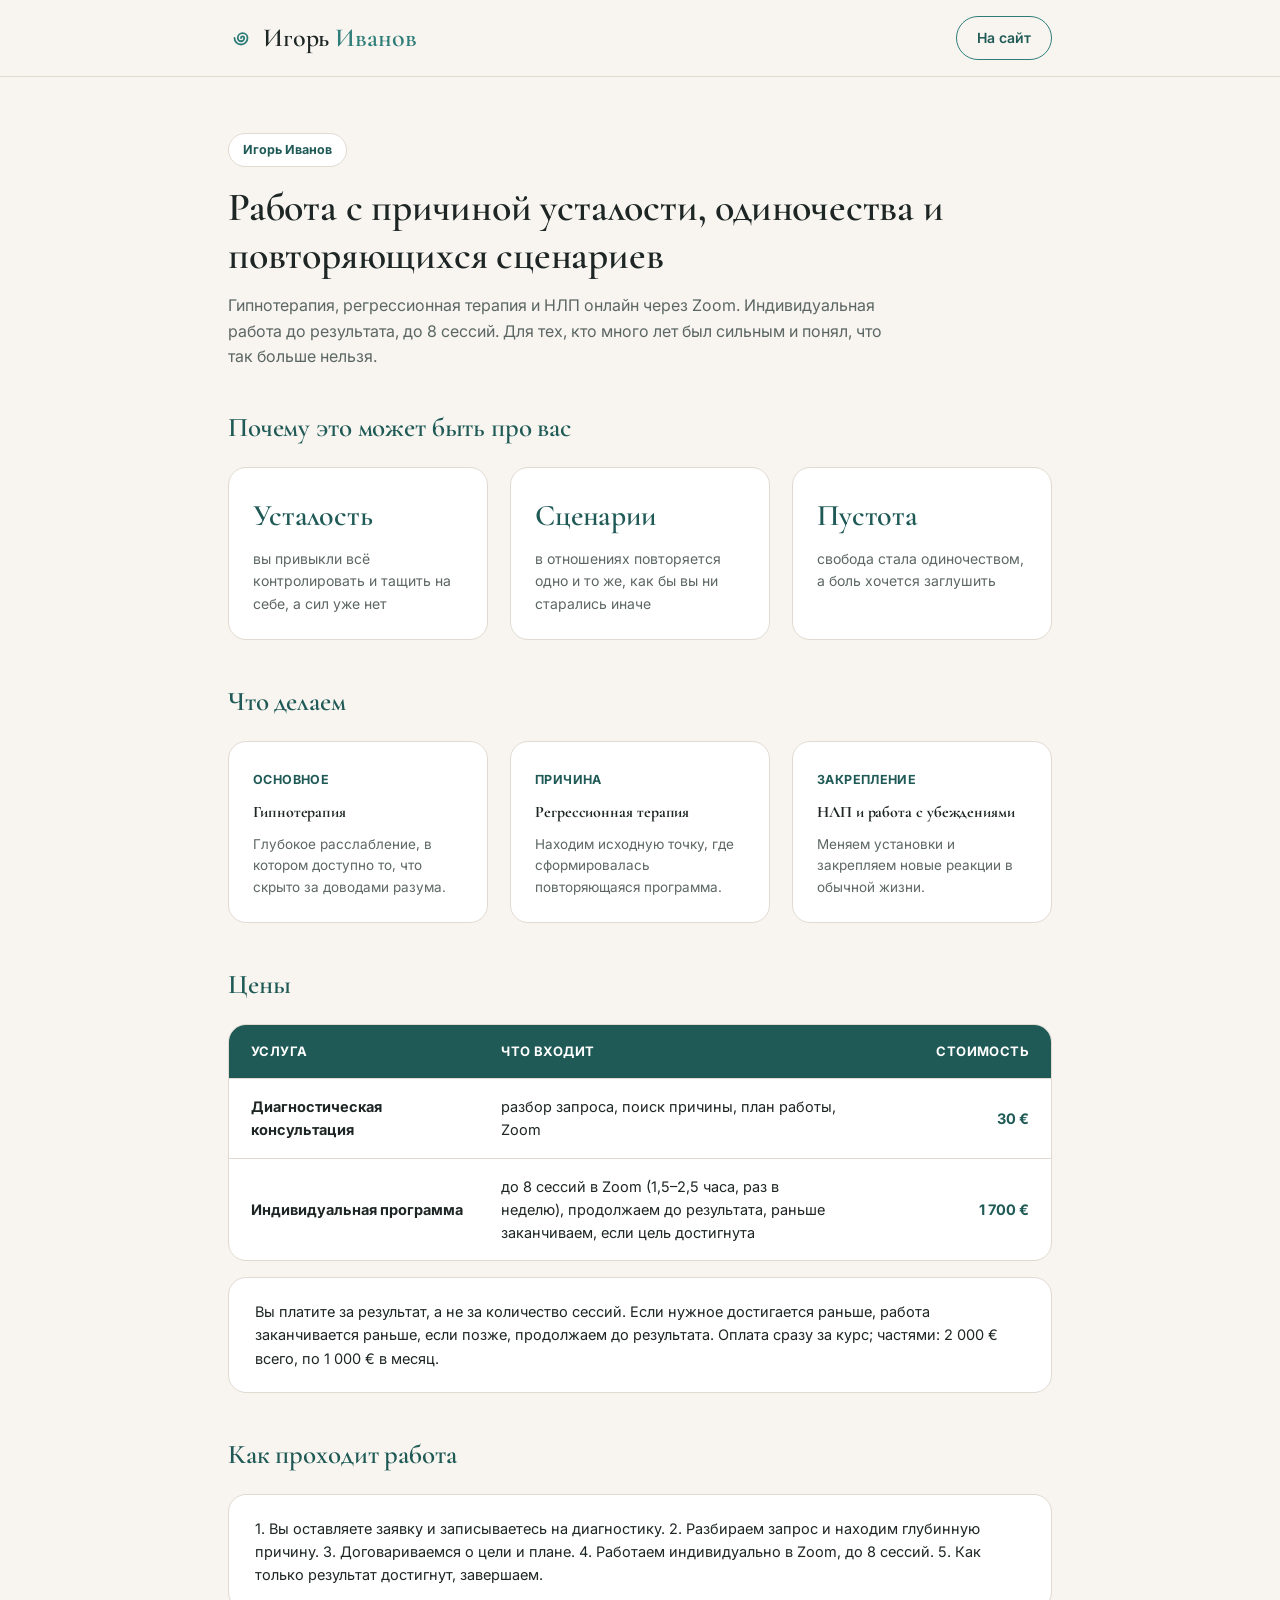
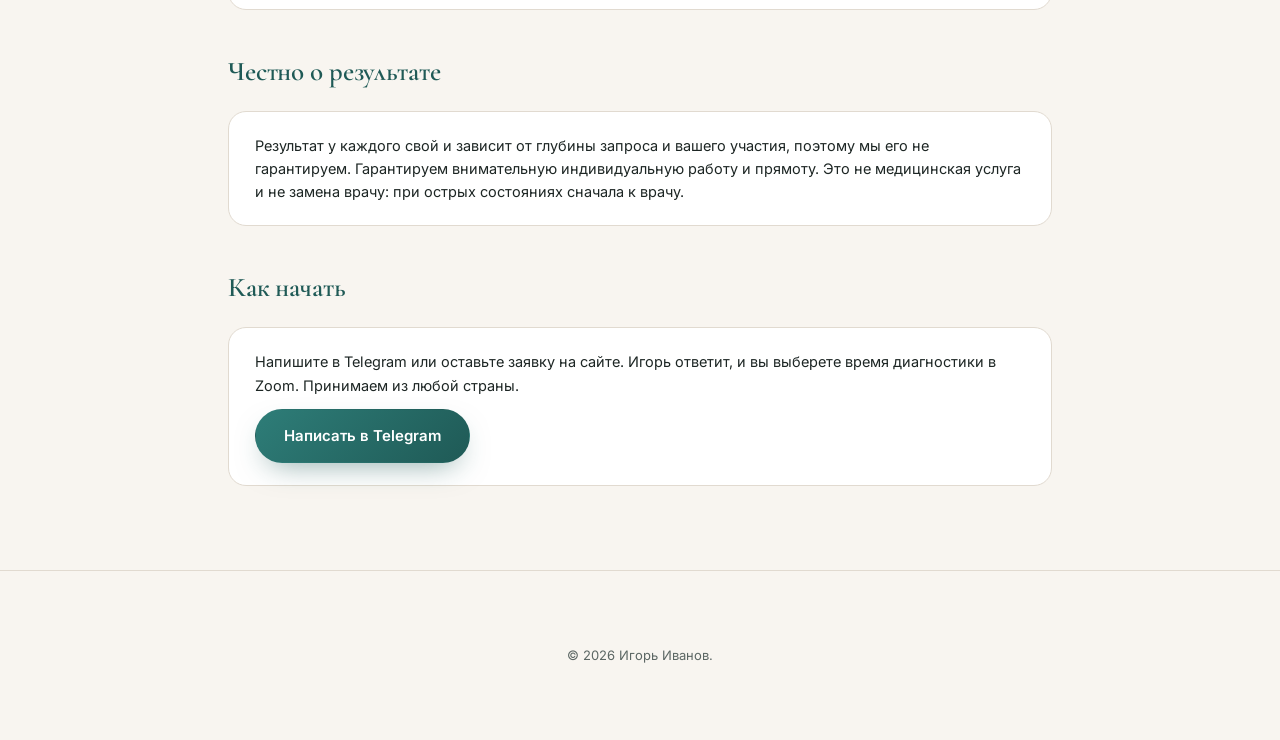
<file: presentation.html>
<!DOCTYPE html>
<html lang="ru">
<head>
<meta charset="UTF-8">
<meta name="viewport" content="width=device-width, initial-scale=1.0">
<title>Работа с подсознанием онлайн — Игорь Иванов</title>
<link rel="preconnect" href="https://fonts.googleapis.com">
<link rel="preconnect" href="https://fonts.gstatic.com" crossorigin>
<link href="https://fonts.googleapis.com/css2?family=Cormorant+Garamond:ital,wght@0,500;0,600;0,700;1,500;1,600&family=Inter:wght@400;500;600;700;800&display=swap" rel="stylesheet">
<link rel="stylesheet" href="styles.css">
</head>
<body>

<header class="doc-header">
  <div class="container doc-bar">
    <a href="index.html" class="logo__main"><svg class="logo__mark" width="26" height="26" viewBox="0 0 32 32" fill="none"><path d="M16 16a2 2 0 0 1 4 0a4 4 0 0 1-8 0a6 6 0 0 1 12 0a8 8 0 0 1-16 0" stroke="currentColor" stroke-width="2.2" stroke-linecap="round"/></svg><span>Игорь <i>Иванов</i></span></a>
    <div class="doc-bar__actions">
      <a href="index.html" class="btn btn--ghost btn--sm">На сайт</a>
    </div>
  </div>
</header>

<main class="container doc-hero">
  <span class="tag">Игорь Иванов</span>
  <h1>Работа с причиной усталости, одиночества и повторяющихся сценариев</h1>
  <p>Гипнотерапия, регрессионная терапия и НЛП онлайн через Zoom. Индивидуальная работа до результата, до 8 сессий. Для тех, кто много лет был сильным и понял, что так больше нельзя.</p>
</main>

<section class="container doc-section">
  <h2>Почему это может быть про вас</h2>
  <div class="usp-grid">
    <div class="usp"><span class="usp__num">Усталость</span><p>вы привыкли всё контролировать и тащить на себе, а сил уже нет</p></div>
    <div class="usp"><span class="usp__num">Сценарии</span><p>в отношениях повторяется одно и то же, как бы вы ни старались иначе</p></div>
    <div class="usp"><span class="usp__num">Пустота</span><p>свобода стала одиночеством, а боль хочется заглушить</p></div>
  </div>

  <h2>Что делаем</h2>
  <div class="grid grid--3">
    <div class="doc-service"><span class="doc-service__tag">Основное</span><h4>Гипнотерапия</h4><p>Глубокое расслабление, в котором доступно то, что скрыто за доводами разума.</p></div>
    <div class="doc-service"><span class="doc-service__tag">Причина</span><h4>Регрессионная терапия</h4><p>Находим исходную точку, где сформировалась повторяющаяся программа.</p></div>
    <div class="doc-service"><span class="doc-service__tag">Закрепление</span><h4>НЛП и работа с убеждениями</h4><p>Меняем установки и закрепляем новые реакции в обычной жизни.</p></div>
  </div>

  <h2>Цены</h2>
  <div class="doc-price-table">
    <div class="doc-price-row doc-price-row--head"><span>Услуга</span><span>Что входит</span><span>Стоимость</span></div>
    <div class="doc-price-row"><span>Диагностическая консультация</span><span>разбор запроса, поиск причины, план работы, Zoom</span><span>30 €</span></div>
    <div class="doc-price-row"><span>Индивидуальная программа</span><span>до 8 сессий в Zoom (1,5–2,5 часа, раз в неделю), продолжаем до результата, раньше заканчиваем, если цель достигнута</span><span>1 700 €</span></div>
  </div>
  <div class="script-block">
    <p>Вы платите за результат, а не за количество сессий. Если нужное достигается раньше, работа заканчивается раньше, если позже, продолжаем до результата. Оплата сразу за курс; частями: 2 000 € всего, по 1 000 € в месяц.</p>
  </div>

  <h2>Как проходит работа</h2>
  <div class="script-block">
    <p>1. Вы оставляете заявку и записываетесь на диагностику. 2. Разбираем запрос и находим глубинную причину. 3. Договариваемся о цели и плане. 4. Работаем индивидуально в Zoom, до 8 сессий. 5. Как только результат достигнут, завершаем.</p>
  </div>

  <h2>Честно о результате</h2>
  <div class="script-block">
    <p>Результат у каждого свой и зависит от глубины запроса и вашего участия, поэтому мы его не гарантируем. Гарантируем внимательную индивидуальную работу и прямоту. Это не медицинская услуга и не замена врачу: при острых состояниях сначала к врачу.</p>
  </div>

  <h2>Как начать</h2>
  <div class="script-block">
    <p>Напишите в Telegram или оставьте заявку на сайте. Игорь ответит, и вы выберете время диагностики в Zoom. Принимаем из любой страны.</p>
    <div style="display:flex;gap:12px;flex-wrap:wrap;margin-top:12px;">
      <a href="https://t.me/Hypno_IgorIvanov" target="_blank" rel="noopener" class="btn btn--primary">Написать в Telegram</a>
    </div>
  </div>
</section>

<footer class="footer">
  <div class="container footer__bottom">
    <span>© <span id="year"></span> Игорь Иванов.</span>
  </div>
</footer>

<script>document.getElementById('year').textContent = new Date().getFullYear();</script>
</body>
</html>
</file>
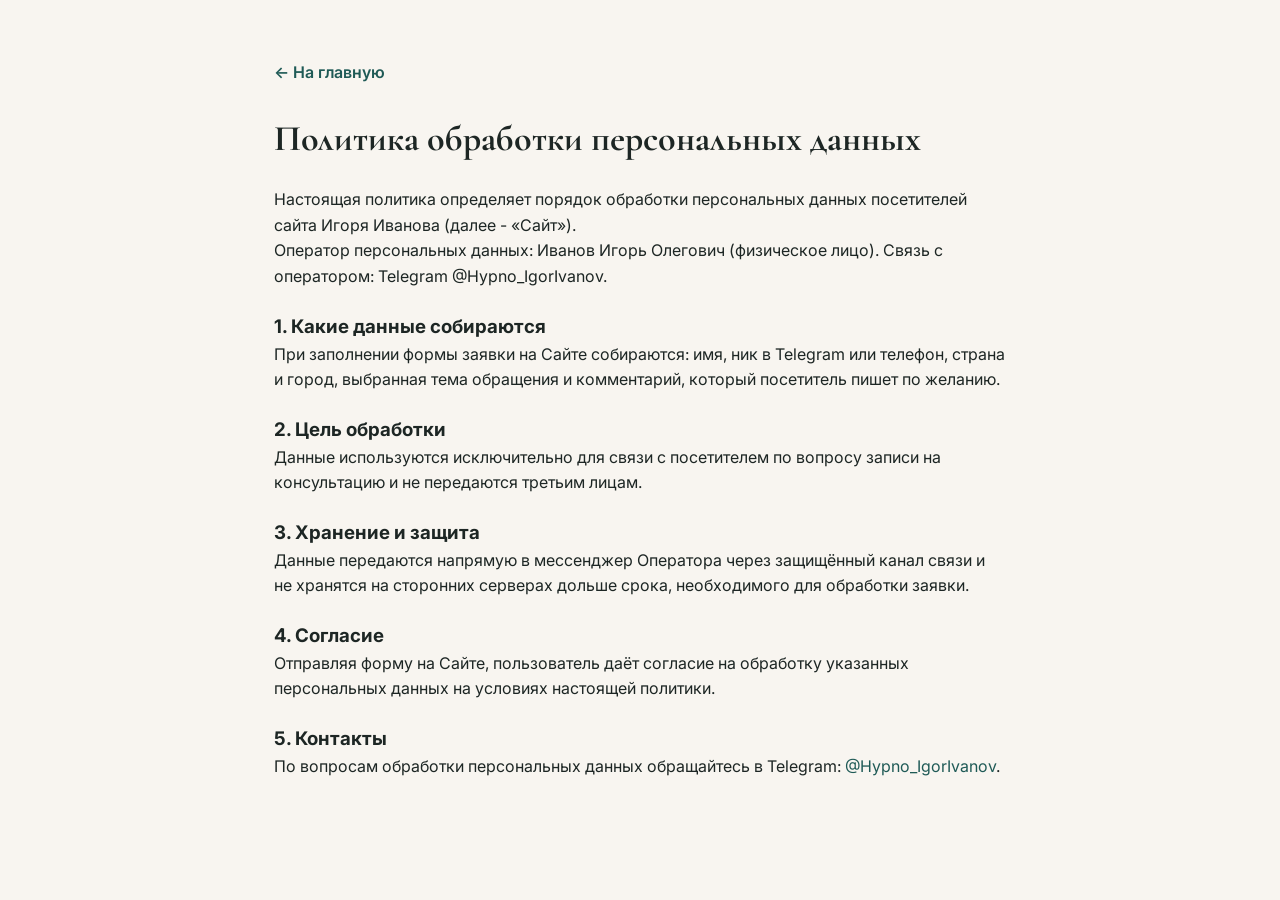
<file: privacy.html>
<!DOCTYPE html>
<html lang="ru">
<head>
<meta charset="UTF-8">
<meta name="viewport" content="width=device-width, initial-scale=1.0">
<title>Политика обработки персональных данных - Игорь Иванов</title>
<link href="https://fonts.googleapis.com/css2?family=Cormorant+Garamond:wght@500;600;700&family=Inter:wght@400;500;600&display=swap" rel="stylesheet">
<link rel="stylesheet" href="styles.css">
</head>
<body>
<div class="container" style="padding: 60px 24px; max-width: 780px;">
  <a href="index.html" style="color: var(--accent-dark); font-weight: 600;">← На главную</a>
  <h1 style="margin-top: 24px; margin-bottom: 20px; font-size: 36px; font-family: var(--font-head);">Политика обработки персональных данных</h1>
  <p>Настоящая политика определяет порядок обработки персональных данных посетителей сайта Игоря Иванова (далее - «Сайт»).</p>
  <p>Оператор персональных данных: Иванов Игорь Олегович (физическое лицо). Связь с оператором: Telegram <a href="https://t.me/Hypno_IgorIvanov" target="_blank" rel="noopener">@Hypno_IgorIvanov</a>.</p>
  <h3 style="margin-top:22px">1. Какие данные собираются</h3>
  <p>При заполнении формы заявки на Сайте собираются: имя, ник в Telegram или телефон, страна и город, выбранная тема обращения и комментарий, который посетитель пишет по желанию.</p>
  <h3 style="margin-top:22px">2. Цель обработки</h3>
  <p>Данные используются исключительно для связи с посетителем по вопросу записи на консультацию и не передаются третьим лицам.</p>
  <h3 style="margin-top:22px">3. Хранение и защита</h3>
  <p>Данные передаются напрямую в мессенджер Оператора через защищённый канал связи и не хранятся на сторонних серверах дольше срока, необходимого для обработки заявки.</p>
  <h3 style="margin-top:22px">4. Согласие</h3>
  <p>Отправляя форму на Сайте, пользователь даёт согласие на обработку указанных персональных данных на условиях настоящей политики.</p>
  <h3 style="margin-top:22px">5. Контакты</h3>
  <p>По вопросам обработки персональных данных обращайтесь в Telegram: <a href="https://t.me/Hypno_IgorIvanov" style="color:var(--accent-dark)">@Hypno_IgorIvanov</a>.</p>
</div>
</body>
</html>
</file>
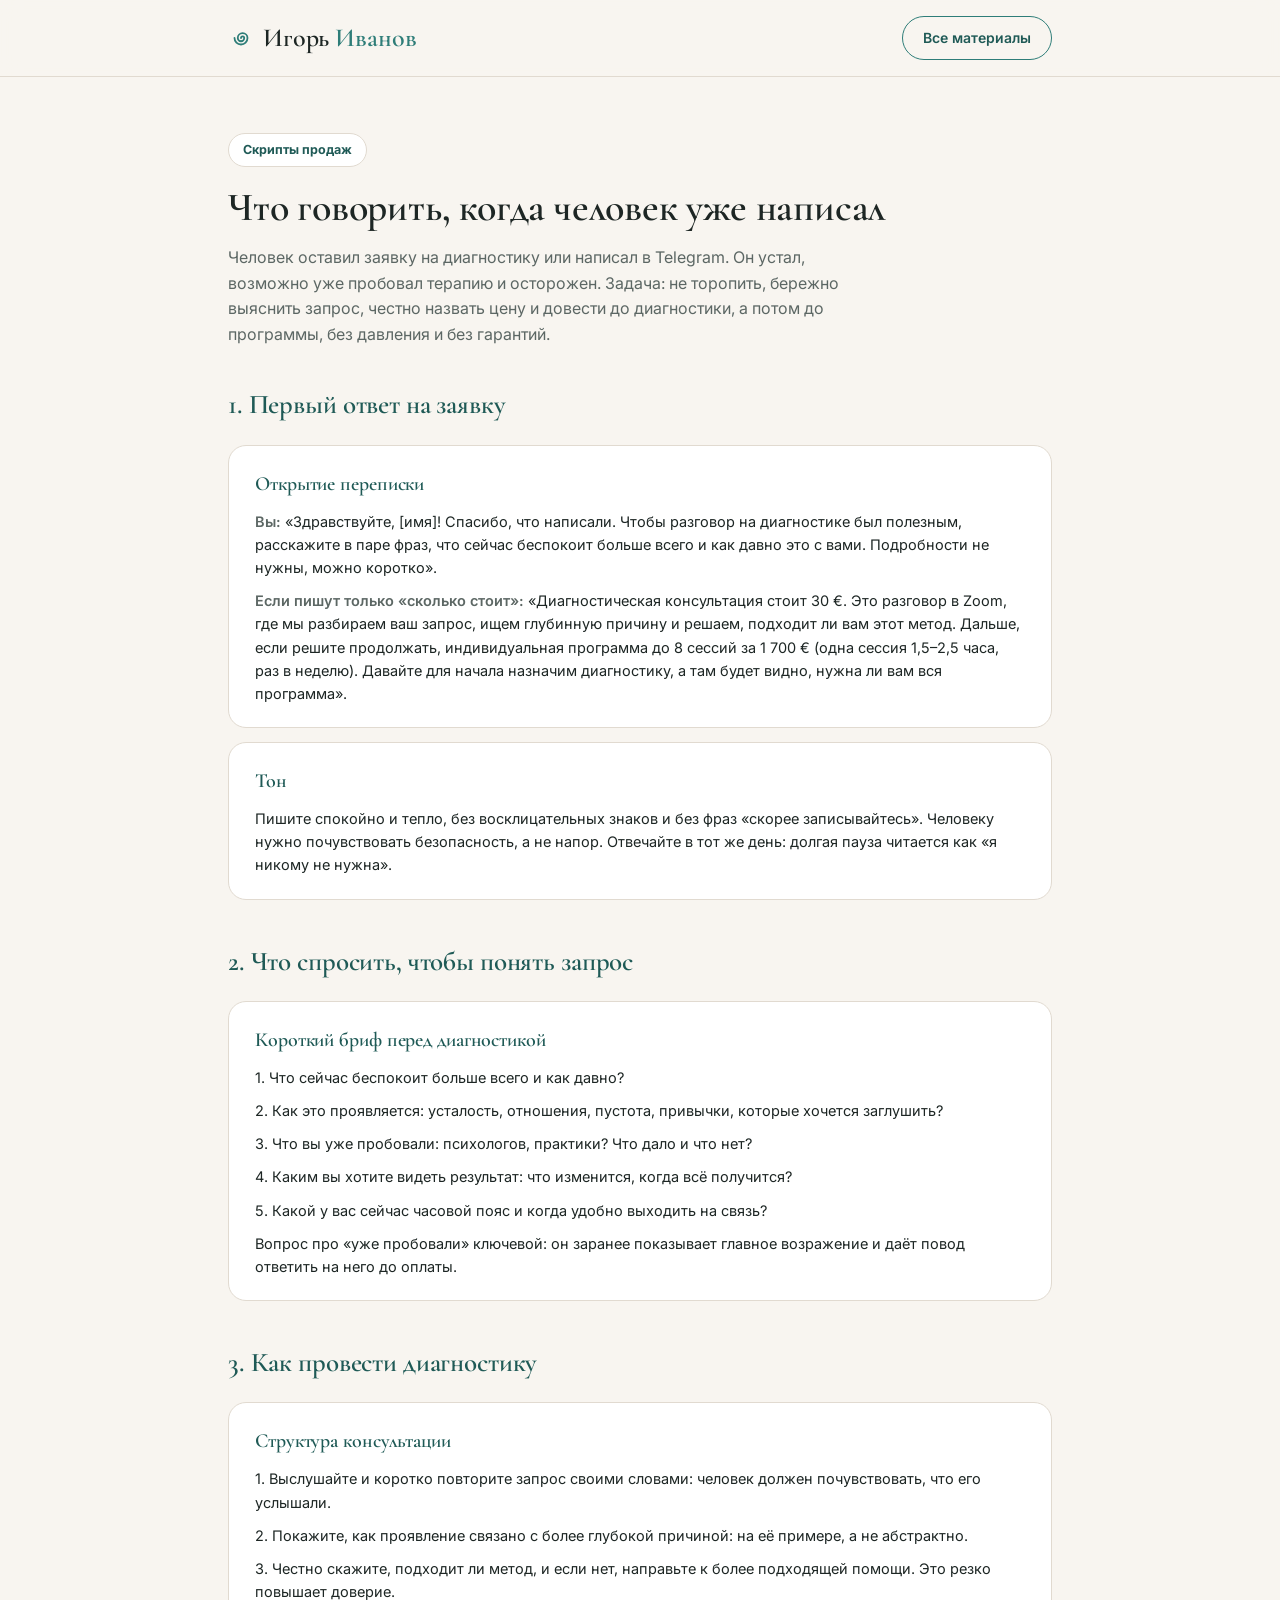
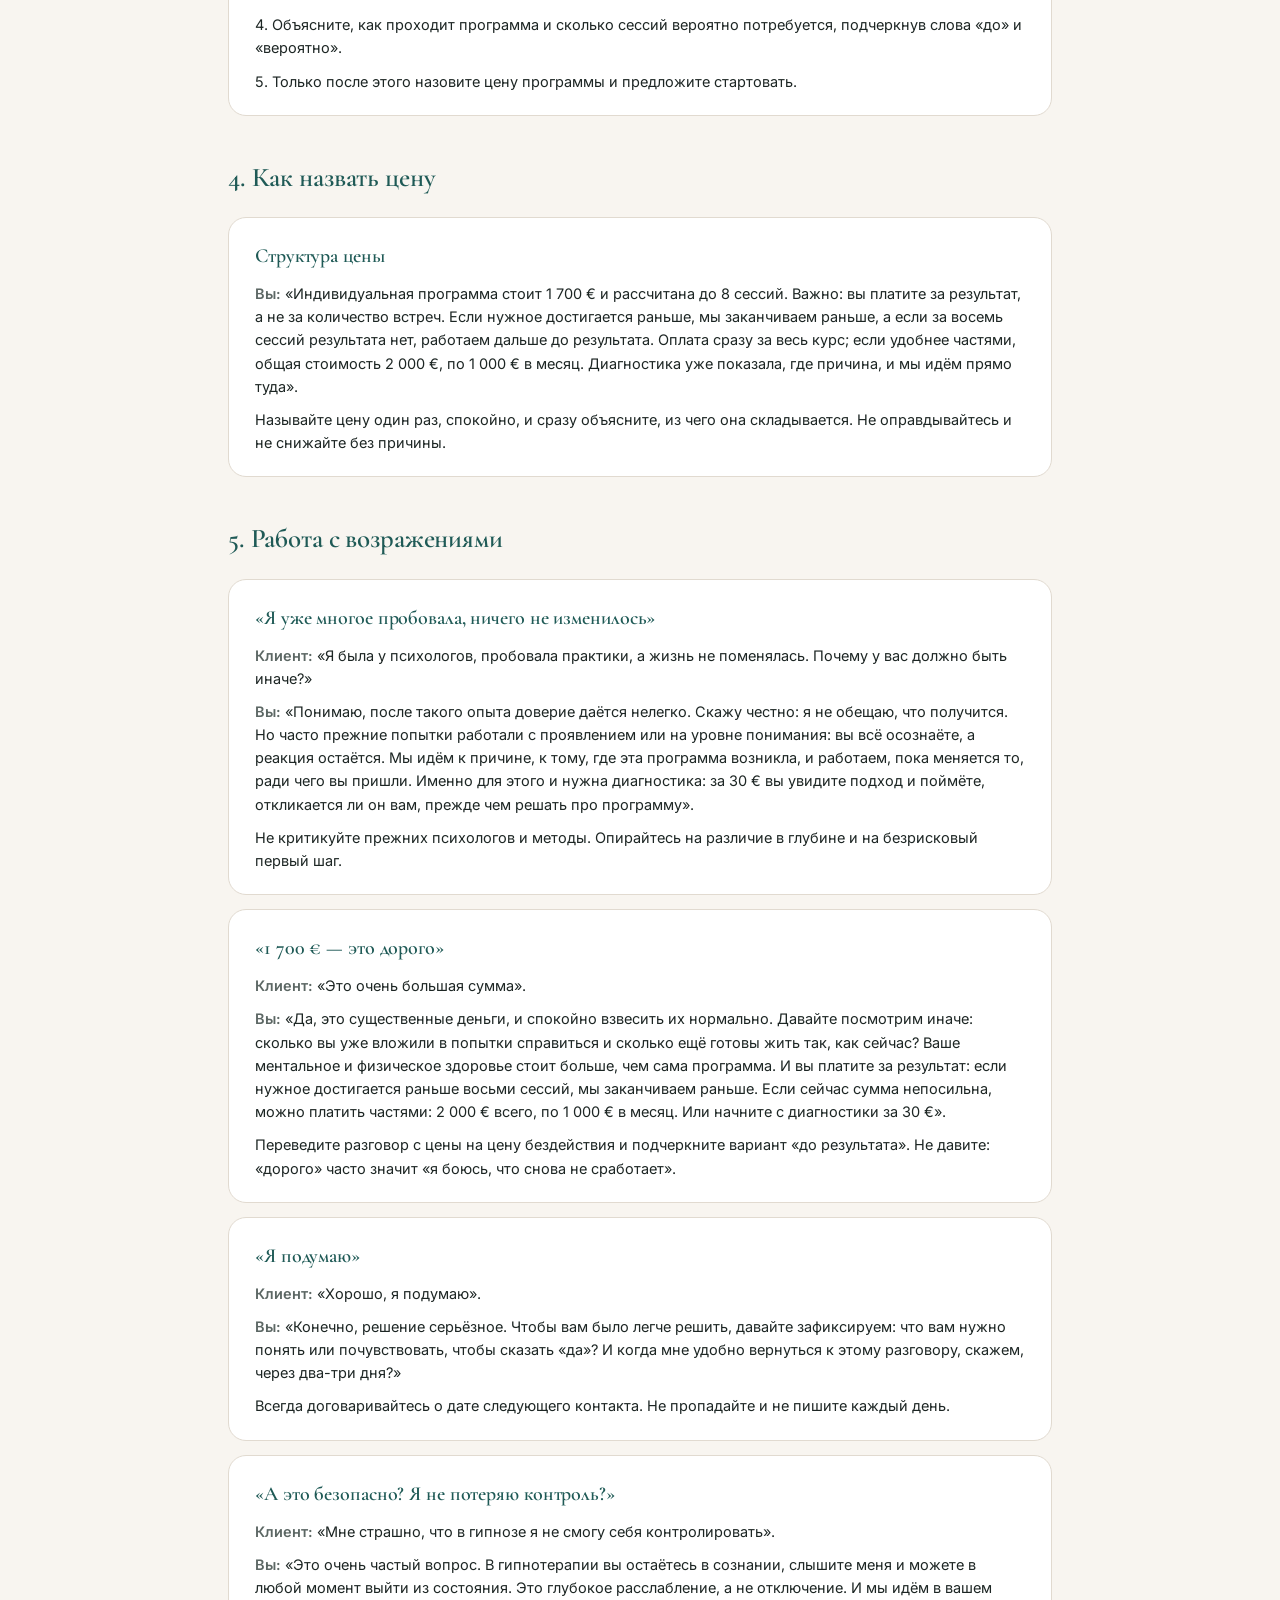
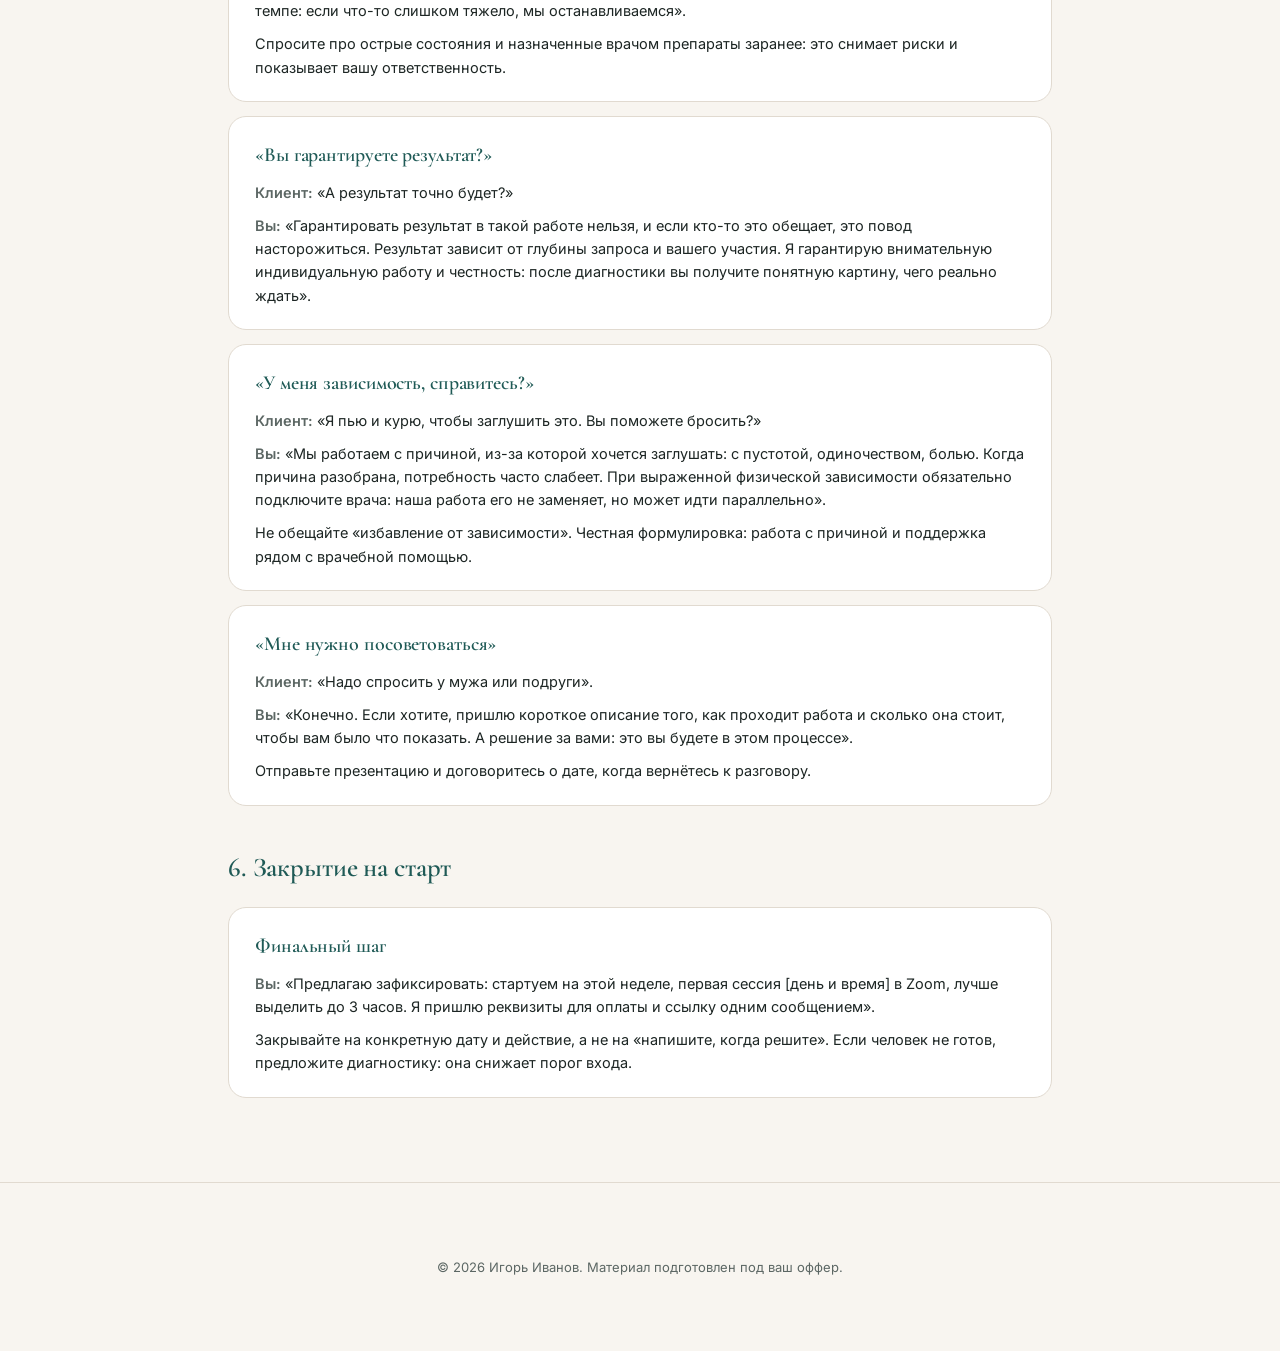
<file: scripts.html>
<!DOCTYPE html>
<html lang="ru">
<head>
<meta charset="UTF-8">
<meta name="viewport" content="width=device-width, initial-scale=1.0">
<title>Скрипты продаж — Игорь Иванов</title>
<link rel="preconnect" href="https://fonts.googleapis.com">
<link rel="preconnect" href="https://fonts.gstatic.com" crossorigin>
<link href="https://fonts.googleapis.com/css2?family=Cormorant+Garamond:ital,wght@0,500;0,600;0,700;1,500;1,600&family=Inter:wght@400;500;600;700;800&display=swap" rel="stylesheet">
<link rel="stylesheet" href="styles.css">
</head>
<body>

<header class="doc-header">
  <div class="container doc-bar">
    <a href="index.html" class="logo__main"><svg class="logo__mark" width="26" height="26" viewBox="0 0 32 32" fill="none"><path d="M16 16a2 2 0 0 1 4 0a4 4 0 0 1-8 0a6 6 0 0 1 12 0a8 8 0 0 1-16 0" stroke="currentColor" stroke-width="2.2" stroke-linecap="round"/></svg><span>Игорь <i>Иванов</i></span></a>
    <div class="doc-bar__actions">
      <a href="materials.html" class="btn btn--ghost btn--sm">Все материалы</a>
    </div>
  </div>
</header>

<main class="container doc-hero">
  <span class="tag">Скрипты продаж</span>
  <h1>Что говорить, когда человек уже написал</h1>
  <p>Человек оставил заявку на диагностику или написал в Telegram. Он устал, возможно уже пробовал терапию и осторожен. Задача: не торопить, бережно выяснить запрос, честно назвать цену и довести до диагностики, а потом до программы, без давления и без гарантий.</p>
</main>

<section class="container doc-section">
  <h2>1. Первый ответ на заявку</h2>
  <div class="script-block">
    <h3>Открытие переписки</h3>
    <p><span class="who">Вы:</span> «Здравствуйте, [имя]! Спасибо, что написали. Чтобы разговор на диагностике был полезным, расскажите в паре фраз, что сейчас беспокоит больше всего и как давно это с вами. Подробности не нужны, можно коротко».</p>
    <p><span class="who">Если пишут только «сколько стоит»:</span> «Диагностическая консультация стоит 30 €. Это разговор в Zoom, где мы разбираем ваш запрос, ищем глубинную причину и решаем, подходит ли вам этот метод. Дальше, если решите продолжать, индивидуальная программа до 8 сессий за 1 700 € (одна сессия 1,5–2,5 часа, раз в неделю). Давайте для начала назначим диагностику, а там будет видно, нужна ли вам вся программа».</p>
  </div>
  <div class="script-block">
    <h3>Тон</h3>
    <p>Пишите спокойно и тепло, без восклицательных знаков и без фраз «скорее записывайтесь». Человеку нужно почувствовать безопасность, а не напор. Отвечайте в тот же день: долгая пауза читается как «я никому не нужна».</p>
  </div>

  <h2>2. Что спросить, чтобы понять запрос</h2>
  <div class="script-block">
    <h3>Короткий бриф перед диагностикой</h3>
    <p>1. Что сейчас беспокоит больше всего и как давно?</p>
    <p>2. Как это проявляется: усталость, отношения, пустота, привычки, которые хочется заглушить?</p>
    <p>3. Что вы уже пробовали: психологов, практики? Что дало и что нет?</p>
    <p>4. Каким вы хотите видеть результат: что изменится, когда всё получится?</p>
    <p>5. Какой у вас сейчас часовой пояс и когда удобно выходить на связь?</p>
    <p>Вопрос про «уже пробовали» ключевой: он заранее показывает главное возражение и даёт повод ответить на него до оплаты.</p>
  </div>

  <h2>3. Как провести диагностику</h2>
  <div class="script-block">
    <h3>Структура консультации</h3>
    <p>1. Выслушайте и коротко повторите запрос своими словами: человек должен почувствовать, что его услышали.</p>
    <p>2. Покажите, как проявление связано с более глубокой причиной: на её примере, а не абстрактно.</p>
    <p>3. Честно скажите, подходит ли метод, и если нет, направьте к более подходящей помощи. Это резко повышает доверие.</p>
    <p>4. Объясните, как проходит программа и сколько сессий вероятно потребуется, подчеркнув слова «до» и «вероятно».</p>
    <p>5. Только после этого назовите цену программы и предложите стартовать.</p>
  </div>

  <h2>4. Как назвать цену</h2>
  <div class="script-block">
    <h3>Структура цены</h3>
    <p><span class="who">Вы:</span> «Индивидуальная программа стоит 1 700 € и рассчитана до 8 сессий. Важно: вы платите за результат, а не за количество встреч. Если нужное достигается раньше, мы заканчиваем раньше, а если за восемь сессий результата нет, работаем дальше до результата. Оплата сразу за весь курс; если удобнее частями, общая стоимость 2 000 €, по 1 000 € в месяц. Диагностика уже показала, где причина, и мы идём прямо туда».</p>
    <p>Называйте цену один раз, спокойно, и сразу объясните, из чего она складывается. Не оправдывайтесь и не снижайте без причины.</p>
  </div>

  <h2>5. Работа с возражениями</h2>
  <div class="script-block">
    <h3>«Я уже многое пробовала, ничего не изменилось»</h3>
    <p><span class="who">Клиент:</span> «Я была у психологов, пробовала практики, а жизнь не поменялась. Почему у вас должно быть иначе?»</p>
    <p><span class="who">Вы:</span> «Понимаю, после такого опыта доверие даётся нелегко. Скажу честно: я не обещаю, что получится. Но часто прежние попытки работали с проявлением или на уровне понимания: вы всё осознаёте, а реакция остаётся. Мы идём к причине, к тому, где эта программа возникла, и работаем, пока меняется то, ради чего вы пришли. Именно для этого и нужна диагностика: за 30 € вы увидите подход и поймёте, откликается ли он вам, прежде чем решать про программу».</p>
    <p>Не критикуйте прежних психологов и методы. Опирайтесь на различие в глубине и на безрисковый первый шаг.</p>
  </div>
  <div class="script-block">
    <h3>«1 700 € — это дорого»</h3>
    <p><span class="who">Клиент:</span> «Это очень большая сумма».</p>
    <p><span class="who">Вы:</span> «Да, это существенные деньги, и спокойно взвесить их нормально. Давайте посмотрим иначе: сколько вы уже вложили в попытки справиться и сколько ещё готовы жить так, как сейчас? Ваше ментальное и физическое здоровье стоит больше, чем сама программа. И вы платите за результат: если нужное достигается раньше восьми сессий, мы заканчиваем раньше. Если сейчас сумма непосильна, можно платить частями: 2 000 € всего, по 1 000 € в месяц. Или начните с диагностики за 30 €».</p>
    <p>Переведите разговор с цены на цену бездействия и подчеркните вариант «до результата». Не давите: «дорого» часто значит «я боюсь, что снова не сработает».</p>
  </div>
  <div class="script-block">
    <h3>«Я подумаю»</h3>
    <p><span class="who">Клиент:</span> «Хорошо, я подумаю».</p>
    <p><span class="who">Вы:</span> «Конечно, решение серьёзное. Чтобы вам было легче решить, давайте зафиксируем: что вам нужно понять или почувствовать, чтобы сказать «да»? И когда мне удобно вернуться к этому разговору, скажем, через два-три дня?»</p>
    <p>Всегда договаривайтесь о дате следующего контакта. Не пропадайте и не пишите каждый день.</p>
  </div>
  <div class="script-block">
    <h3>«А это безопасно? Я не потеряю контроль?»</h3>
    <p><span class="who">Клиент:</span> «Мне страшно, что в гипнозе я не смогу себя контролировать».</p>
    <p><span class="who">Вы:</span> «Это очень частый вопрос. В гипнотерапии вы остаётесь в сознании, слышите меня и можете в любой момент выйти из состояния. Это глубокое расслабление, а не отключение. И мы идём в вашем темпе: если что-то слишком тяжело, мы останавливаемся».</p>
    <p>Спросите про острые состояния и назначенные врачом препараты заранее: это снимает риски и показывает вашу ответственность.</p>
  </div>
  <div class="script-block">
    <h3>«Вы гарантируете результат?»</h3>
    <p><span class="who">Клиент:</span> «А результат точно будет?»</p>
    <p><span class="who">Вы:</span> «Гарантировать результат в такой работе нельзя, и если кто-то это обещает, это повод насторожиться. Результат зависит от глубины запроса и вашего участия. Я гарантирую внимательную индивидуальную работу и честность: после диагностики вы получите понятную картину, чего реально ждать».</p>
  </div>
  <div class="script-block">
    <h3>«У меня зависимость, справитесь?»</h3>
    <p><span class="who">Клиент:</span> «Я пью и курю, чтобы заглушить это. Вы поможете бросить?»</p>
    <p><span class="who">Вы:</span> «Мы работаем с причиной, из-за которой хочется заглушать: с пустотой, одиночеством, болью. Когда причина разобрана, потребность часто слабеет. При выраженной физической зависимости обязательно подключите врача: наша работа его не заменяет, но может идти параллельно».</p>
    <p>Не обещайте «избавление от зависимости». Честная формулировка: работа с причиной и поддержка рядом с врачебной помощью.</p>
  </div>
  <div class="script-block">
    <h3>«Мне нужно посоветоваться»</h3>
    <p><span class="who">Клиент:</span> «Надо спросить у мужа или подруги».</p>
    <p><span class="who">Вы:</span> «Конечно. Если хотите, пришлю короткое описание того, как проходит работа и сколько она стоит, чтобы вам было что показать. А решение за вами: это вы будете в этом процессе».</p>
    <p>Отправьте презентацию и договоритесь о дате, когда вернётесь к разговору.</p>
  </div>

  <h2>6. Закрытие на старт</h2>
  <div class="script-block">
    <h3>Финальный шаг</h3>
    <p><span class="who">Вы:</span> «Предлагаю зафиксировать: стартуем на этой неделе, первая сессия [день и время] в Zoom, лучше выделить до 3 часов. Я пришлю реквизиты для оплаты и ссылку одним сообщением».</p>
    <p>Закрывайте на конкретную дату и действие, а не на «напишите, когда решите». Если человек не готов, предложите диагностику: она снижает порог входа.</p>
  </div>
</section>

<footer class="footer">
  <div class="container footer__bottom">
    <span>© <span id="year"></span> Игорь Иванов. Материал подготовлен под ваш оффер.</span>
  </div>
</footer>

<script>document.getElementById('year').textContent = new Date().getFullYear();</script>
</body>
</html>
</file>
<file: styles.css>
:root {
  --bg: #f8f5f0;
  --bg-alt: #efe9df;
  --surface: #ffffff;
  --ink: #1d2624;
  --ink-soft: #5c6764;
  --accent: #2e7d78;
  --accent-dark: #1f5a56;
  --accent-soft: #dcefec;
  --ok: #c0903f;
  --border: #e1dad0;
  --shadow: 0 22px 48px -26px rgba(31, 90, 86, 0.35);
  --radius: 18px;
  --font-head: 'Cormorant Garamond', Georgia, serif;
  --font-body: 'Inter', sans-serif;
}

* { box-sizing: border-box; margin: 0; padding: 0; }
html { scroll-behavior: smooth; }
body {
  font-family: var(--font-body);
  background: var(--bg);
  color: var(--ink);
  line-height: 1.6;
  -webkit-font-smoothing: antialiased;
}
img { max-width: 100%; display: block; }
a { color: inherit; text-decoration: none; }
ul { list-style: none; }
strong { font-weight: 700; }

.container { max-width: 1180px; margin: 0 auto; padding: 0 24px; }

.section-eyebrow, .eyebrow {
  display: inline-block;
  font-size: 13px;
  font-weight: 600;
  letter-spacing: 0.08em;
  text-transform: uppercase;
  color: var(--accent-dark);
  margin-bottom: 12px;
}
.section-title {
  font-family: var(--font-head);
  font-size: clamp(28px, 3.4vw, 40px);
  font-weight: 700;
  line-height: 1.2;
  margin-bottom: 40px;
  color: var(--ink);
}
.section-lead { color: var(--ink-soft); max-width: 740px; margin: -24px 0 36px; font-size: 16.5px; }

.btn {
  display: inline-flex;
  align-items: center;
  justify-content: center;
  gap: 8px;
  padding: 14px 28px;
  border-radius: 999px;
  font-weight: 600;
  font-size: 15px;
  border: 1.5px solid transparent;
  cursor: pointer;
  font-family: var(--font-body);
  transition: transform 0.2s ease, box-shadow 0.2s ease, background 0.2s ease;
  white-space: normal;
  text-align: center;
}
.btn--primary {
  background: linear-gradient(135deg, var(--accent), var(--accent-dark));
  color: #fff;
  box-shadow: 0 12px 30px -12px rgba(31, 90, 86, 0.55);
}
.btn--primary:hover { transform: translateY(-2px); box-shadow: 0 16px 36px -12px rgba(31, 90, 86, 0.6); }
.btn--ghost { background: transparent; border-color: var(--accent); color: var(--accent-dark); }
.btn--ghost:hover { background: rgba(46, 125, 120, 0.08); }
.btn--sm { padding: 10px 20px; font-size: 14px; }
.btn--block { width: 100%; }

/* HEADER */
.header {
  position: sticky;
  top: 0;
  z-index: 100;
  background: rgba(248, 245, 240, 0.92);
  backdrop-filter: blur(10px);
  border-bottom: 1px solid transparent;
  transition: border-color 0.2s ease, box-shadow 0.2s ease;
}
.header.scrolled { border-color: var(--border); box-shadow: 0 8px 24px -20px rgba(30, 70, 66, 0.35); }
.header__inner {
  display: flex;
  align-items: center;
  justify-content: space-between;
  gap: 24px;
  min-width: 0;
  padding: 16px 24px;
}
.logo { display: flex; flex-direction: column; align-items: flex-start; line-height: 1.1; flex-shrink: 0; }
.logo__main { font-family: var(--font-head); font-weight: 700; font-size: 22px; color: var(--ink); }
.logo__main i { font-style: normal; color: var(--accent); }
.logo__suffix { font-size: 11px; color: var(--ink-soft); letter-spacing: 0.03em; }

.nav { display: flex; gap: 22px; flex-wrap: wrap; }
.nav a { font-size: 14.5px; font-weight: 500; color: var(--ink-soft); white-space: nowrap; transition: color 0.2s ease; }
.nav a:hover { color: var(--accent-dark); }
.header__actions { display: flex; align-items: center; gap: 14px; flex-shrink: 0; }

.burger { display: none; flex-direction: column; justify-content: center; gap: 5px; width: 36px; height: 36px; background: none; border: none; cursor: pointer; }
.burger span { display: block; height: 2px; width: 100%; background: var(--ink); border-radius: 2px; transition: 0.25s ease; }
.burger.is-open span:nth-child(1) { transform: translateY(7px) rotate(45deg); }
.burger.is-open span:nth-child(2) { opacity: 0; }
.burger.is-open span:nth-child(3) { transform: translateY(-7px) rotate(-45deg); }

/* HERO */
.hero { padding: 72px 0 90px; position: relative; overflow: hidden; }
.hero::before {
  content: "";
  position: absolute;
  right: -160px; top: -160px;
  width: 560px; height: 560px;
  border-radius: 50%;
  background: radial-gradient(circle, rgba(46, 125, 120, 0.16), rgba(46, 125, 120, 0) 70%);
  pointer-events: none;
}
.hero__inner {
  position: relative;
  display: grid;
  grid-template-columns: 1.1fr 0.9fr;
  gap: 56px;
  align-items: center;
}
.hero__inner > * { min-width: 0; }
.hero h1 {
  font-family: var(--font-head);
  font-size: clamp(32px, 4.4vw, 52px);
  font-weight: 700;
  line-height: 1.14;
  margin-bottom: 20px;
}
.hero h1 span { color: var(--accent); }
.hero__lead { font-size: 17px; color: var(--ink-soft); max-width: 560px; margin-bottom: 30px; }
.hero__cta { display: flex; gap: 14px; flex-wrap: wrap; margin-bottom: 40px; }
.hero__stats { display: flex; gap: 38px; flex-wrap: wrap; }
.stat strong { display: block; font-family: var(--font-head); font-size: 26px; font-weight: 700; color: var(--accent-dark); line-height: 1.1; }
.stat span { font-size: 13px; color: var(--ink-soft); }
.hero__note { font-size: 13px; color: var(--ink-soft); margin-top: 12px; }

.hero__card {
  background: var(--surface);
  border-radius: var(--radius);
  box-shadow: var(--shadow);
  border: 1px solid var(--border);
  padding: 26px 26px 22px;
}
.hero__card-top { display: flex; align-items: center; justify-content: space-between; gap: 12px; margin-bottom: 18px; }
.hero__card-title { font-family: var(--font-head); font-weight: 700; font-size: 17px; }
.hero__card-badge { background: var(--accent-soft); color: var(--accent-dark); font-size: 12px; font-weight: 700; padding: 5px 12px; border-radius: 999px; white-space: nowrap; }
.pipeline { display: flex; flex-direction: column; gap: 10px; }
.pipeline li {
  display: flex; align-items: center; gap: 12px;
  background: var(--bg);
  border: 1px solid var(--border);
  border-radius: 12px;
  padding: 11px 14px;
  font-size: 14.5px;
  font-weight: 500;
}
.pipeline__n {
  flex-shrink: 0;
  width: 26px; height: 26px;
  border-radius: 50%;
  background: var(--accent);
  color: #fff;
  font-size: 12.5px; font-weight: 700;
  display: flex; align-items: center; justify-content: center;
}
.pipeline li small { display: block; font-size: 12px; font-weight: 400; color: var(--ink-soft); }
.hero__card-foot { margin-top: 16px; font-size: 13px; color: var(--ink-soft); border-top: 1px solid var(--border); padding-top: 14px; }

/* RECOGNIZE */
.recognize { padding: 80px 0; background: var(--bg-alt); }
.recognize__list { display: grid; grid-template-columns: 1fr 1fr; gap: 16px; margin: 0 0 28px; }
.recognize__list li {
  background: var(--surface); border: 1px solid var(--border); border-radius: var(--radius);
  padding: 18px 20px 18px 50px; position: relative; font-size: 15.5px;
}
.recognize__list li::before {
  content: ""; position: absolute; left: 20px; top: 24px; width: 12px; height: 12px;
  border-radius: 3px; background: var(--accent); transform: rotate(45deg);
}
.recognize__care { font-family: var(--font-head); font-size: 20px; font-weight: 600; color: var(--accent-dark); max-width: 780px; }

/* SERVICES / CARDS */
.services { padding: 80px 0; }
.audience { display: grid; grid-template-columns: repeat(3, 1fr); gap: 22px; }
.audience--4 { grid-template-columns: repeat(4, 1fr); }
.audience__card { background: var(--surface); border-radius: var(--radius); padding: 28px 26px; border: 1px solid var(--border); }
.audience__icon {
  width: 50px; height: 50px; border-radius: 14px;
  background: var(--accent-soft); color: var(--accent-dark);
  display: flex; align-items: center; justify-content: center; margin-bottom: 16px;
}
.audience__card h3 { font-family: var(--font-head); font-size: 19px; margin-bottom: 8px; line-height: 1.25; }
.audience__card p { font-size: 14.5px; color: var(--ink-soft); }

/* METHOD */
.method { padding: 80px 0; background: var(--bg-alt); }
.method__grid { display: grid; grid-template-columns: 1fr 1fr; gap: 24px; }
.method__box { background: var(--surface); border: 1px solid var(--border); border-radius: var(--radius); padding: 30px 28px; }
.method__box h3 { font-family: var(--font-head); font-size: 20px; margin-bottom: 14px; }
.method__box p { font-size: 15px; color: var(--ink-soft); margin-bottom: 10px; }
.method__box p:last-child { margin-bottom: 0; }
.method__box--accent { background: linear-gradient(160deg, #1f5a56, #2e7d78); border-color: transparent; }
.method__box--accent h3, .method__box--accent p, .method__box--accent li { color: #fff; }
.method__box--accent .checklist li::before { background: #fff; }
.checklist { display: flex; flex-direction: column; gap: 9px; }
.checklist li { position: relative; padding-left: 24px; font-size: 15px; color: var(--ink-soft); }
.checklist li::before { content: ""; position: absolute; left: 0; top: 8px; width: 9px; height: 9px; border-radius: 50%; background: var(--ok); }
.checklist--wide { margin-top: 12px; }

/* PRICING */
.pricing { padding: 80px 0; }
.price-grid { display: grid; grid-template-columns: repeat(3, 1fr); gap: 24px; margin-bottom: 36px; }
.price-card {
  position: relative;
  background: var(--surface); border: 1px solid var(--border); border-radius: var(--radius);
  padding: 32px 28px; display: flex; flex-direction: column;
}
.price-card--hot { border-color: var(--accent); box-shadow: var(--shadow); }
.price-card__badge {
  position: absolute; top: -13px; left: 28px;
  background: var(--accent); color: #fff; font-size: 12px; font-weight: 700;
  padding: 5px 14px; border-radius: 999px;
}
.price-card__from { font-size: 14px; font-weight: 600; color: var(--ink-soft); margin-bottom: 6px; }
.price-card__num { font-family: var(--font-head); font-size: 44px; font-weight: 700; color: var(--accent-dark); line-height: 1.05; }
.price-card__num small { font-size: 16px; font-weight: 500; color: var(--ink-soft); }
.price-card__desc { font-size: 14px; color: var(--ink-soft); margin: 12px 0 18px; }
.price-card .checklist { margin-bottom: 24px; flex-grow: 1; }
.price__table { border: 1px solid var(--border); border-radius: var(--radius); overflow: hidden; background: var(--surface); }
.price__row { display: grid; grid-template-columns: 1.1fr 1.5fr 0.9fr; gap: 16px; padding: 17px 26px; border-bottom: 1px solid var(--border); align-items: center; font-size: 15px; }
.price__row:last-child { border-bottom: none; }
.price__row--head { background: var(--bg-alt); font-size: 13px; font-weight: 700; text-transform: uppercase; letter-spacing: 0.04em; color: var(--ink-soft); }
.price__row span:first-child { font-weight: 600; }
.price__row span:last-child { font-weight: 700; color: var(--accent-dark); text-align: right; }
.price__row--head span:last-child { color: var(--ink-soft); }
.price__note { margin-top: 18px; font-size: 14.5px; color: var(--ink-soft); }

/* PROCESS */
.process { padding: 80px 0; background: var(--bg-alt); }
.steps { display: grid; grid-template-columns: repeat(5, 1fr); gap: 20px; }
.step { text-align: center; }
.step__num {
  width: 46px; height: 46px; border-radius: 50%;
  background: linear-gradient(135deg, var(--accent), var(--accent-dark)); color: #fff;
  font-family: var(--font-head); font-weight: 700; font-size: 18px;
  display: flex; align-items: center; justify-content: center; margin: 0 auto 14px;
}
.step h3 { font-family: var(--font-head); font-size: 17px; margin-bottom: 8px; }
.step p { font-size: 13.5px; color: var(--ink-soft); }

/* WHO */
.who { padding: 80px 0; }

/* FAQ */
.faq { padding: 80px 0; background: var(--bg-alt); }
.faq__list { max-width: 820px; display: flex; flex-direction: column; gap: 12px; }
.faq__item { background: var(--surface); border: 1px solid var(--border); border-radius: 14px; padding: 18px 22px; }
.faq__item summary {
  cursor: pointer; font-weight: 600; font-size: 15.5px; list-style: none;
  display: flex; justify-content: space-between; align-items: center; gap: 16px;
}
.faq__item summary::-webkit-details-marker { display: none; }
.faq__item summary::after { content: "+"; font-size: 22px; color: var(--accent); margin-left: 12px; flex-shrink: 0; }
.faq__item[open] summary::after { content: "−"; }
.faq__item p { margin-top: 12px; font-size: 14.5px; color: var(--ink-soft); }

/* FORM */
.form-section { padding: 80px 0; }
.form-section__inner { display: grid; grid-template-columns: 1fr 1fr; gap: 56px; align-items: start; }
.form-section__inner > * { min-width: 0; }
.form-section__text p { font-size: 15.5px; color: var(--ink-soft); margin: 14px 0 22px; }
.form-section__contacts { display: flex; flex-direction: column; gap: 12px; }
.contact-card {
  display: flex; align-items: center; gap: 12px;
  background: var(--surface); border: 1px solid var(--border); border-radius: 14px;
  padding: 14px 18px; font-weight: 500; transition: border-color 0.2s ease;
}
.contact-card svg { color: var(--accent); flex-shrink: 0; }
.contact-card:hover { border-color: var(--accent); }
.contact-card small { display: block; font-size: 12.5px; font-weight: 400; color: var(--ink-soft); }
.form {
  background: var(--surface); border: 1px solid var(--border); border-radius: var(--radius);
  padding: 32px; box-shadow: var(--shadow); display: flex; flex-direction: column; gap: 18px;
}
.form label { display: flex; flex-direction: column; gap: 6px; font-size: 14px; font-weight: 600; color: var(--ink); }
.form input, .form textarea, .form select {
  font-family: var(--font-body); border: 1.5px solid var(--border); border-radius: 10px;
  padding: 12px 14px; font-size: 15px; color: var(--ink); background: var(--bg); resize: vertical;
}
.form input:focus, .form textarea:focus, .form select:focus { outline: none; border-color: var(--accent); }
.form__hint { font-size: 12.5px; color: var(--ink-soft); text-align: center; }
.form__hint a { text-decoration: underline; }

/* FOOTER */
.footer { padding: 44px 0; border-top: 1px solid var(--border); }
.footer__inner { display: flex; justify-content: space-between; align-items: center; flex-wrap: wrap; gap: 20px; }
.footer__brand p { font-size: 13.5px; color: var(--ink-soft); margin-top: 4px; max-width: 420px; }
.footer__links { display: flex; gap: 22px; flex-wrap: wrap; }
.footer__links a { font-size: 14px; color: var(--ink-soft); }
.footer__links a:hover { color: var(--accent-dark); }
.footer__copy { font-size: 13px; color: var(--ink-soft); }
.footer__bottom { padding: 30px 0; text-align: center; font-size: 13px; color: var(--ink-soft); }

/* FAB */
.fab {
  position: fixed; bottom: 26px; right: 26px; width: 58px; height: 58px; border-radius: 50%;
  background: linear-gradient(135deg, var(--accent), var(--accent-dark)); color: #fff;
  display: flex; align-items: center; justify-content: center;
  box-shadow: 0 14px 30px -10px rgba(31, 90, 86, 0.6); z-index: 90; transition: transform 0.2s ease;
}
.fab:hover { transform: scale(1.08); }

/* REVEAL */
.reveal { opacity: 0; transform: translateY(18px); transition: opacity 0.6s ease, transform 0.6s ease; }
.reveal.is-visible { opacity: 1; transform: translateY(0); }

/* BREAKPOINTS */
@media (max-width: 1180px) {
  .nav { gap: 16px; }
  .nav a { font-size: 14px; }
}
@media (max-width: 1100px) {
  .nav { display: none; }
  .burger { display: flex; }
  .nav.is-open {
    display: flex; flex-direction: column; position: absolute; top: 100%; left: 0; right: 0;
    background: var(--surface); padding: 20px 24px; border-bottom: 1px solid var(--border); gap: 16px;
  }
}
@media (max-width: 900px) {
  .hero__inner { grid-template-columns: 1fr; }
  .recognize__list { grid-template-columns: 1fr; }
  .audience, .audience--4 { grid-template-columns: 1fr 1fr; }
  .method__grid { grid-template-columns: 1fr; }
  .price-grid { grid-template-columns: 1fr; max-width: 460px; }
  .steps { grid-template-columns: repeat(2, 1fr); }
  .form-section__inner { grid-template-columns: 1fr; }
  .price__row { grid-template-columns: 1fr; gap: 4px; }
  .price__row span:last-child { text-align: left; }
  .price__row--head { display: none; }
}
@media (max-width: 820px) { .header__actions .btn { display: none; } .header__inner { gap: 12px; } }
@media (max-width: 560px) {
  .audience, .audience--4 { grid-template-columns: 1fr; }
  .steps { grid-template-columns: 1fr; }
  .logo__main { font-size: 20px; }
  .hero__stats { gap: 24px; }
  .form { padding: 24px 20px; }
  .hero { padding: 48px 0 64px; }
}
@media (max-width: 380px) {
  .logo__suffix { display: none; }
}

/* ===== DOC PAGES ===== */
.tag { display: inline-block; padding: 6px 14px; border: 1px solid var(--border); border-radius: 999px; font-size: 12.5px; font-weight: 700; color: var(--accent-dark); background: var(--surface); }
.doc-header { position: sticky; top: 0; z-index: 100; background: rgba(248, 245, 240, 0.94); backdrop-filter: blur(10px); border-bottom: 1px solid var(--border); }
.container.doc-bar { max-width: 920px; padding-left: 48px; padding-right: 48px; }
.doc-bar { display: flex; align-items: center; justify-content: space-between; height: 76px; }
.doc-bar__actions { display: flex; align-items: center; gap: 14px; }
.container.doc-hero, .container.doc-section { max-width: 920px; padding-left: 48px; padding-right: 48px; }
.doc-hero { padding-top: 56px; padding-bottom: 36px; }
.doc-hero .tag { margin-bottom: 16px; }
.doc-hero h1 { font-family: var(--font-head); font-size: 34px; line-height: 1.2; margin-bottom: 14px; }
.doc-hero p { color: var(--ink-soft); font-size: 16px; max-width: 660px; }
.doc-section { padding-top: 0; padding-bottom: 70px; }
.doc-section h2 { font-family: var(--font-head); font-size: 22px; margin: 0 0 18px; color: var(--accent-dark); }
.doc-section h2:not(:first-child) { margin-top: 40px; }
.script-block { background: var(--surface); border: 1px solid var(--border); border-radius: var(--radius); padding: 22px 26px; margin-bottom: 14px; }
.script-block h3 { font-family: var(--font-head); font-size: 16.5px; margin-bottom: 10px; color: var(--accent-dark); }
.script-block p { color: var(--ink); font-size: 14.5px; margin-bottom: 10px; }
.script-block p:last-child { margin-bottom: 0; }
.script-block .who { color: var(--ink-soft); font-weight: 600; }
.material-grid { display: grid; grid-template-columns: repeat(3, 1fr); gap: 24px; margin-top: 8px; }
.material-card { background: var(--surface); border: 1px solid var(--border); border-radius: var(--radius); padding: 28px; display: flex; flex-direction: column; gap: 12px; }
.material-card__icon { margin-bottom: 4px; color: var(--accent); }
.material-card h3 { font-family: var(--font-head); font-size: 18px; }
.material-card p { color: var(--ink-soft); font-size: 14px; flex-grow: 1; }
.usp-grid { display: grid; grid-template-columns: repeat(3, 1fr); gap: 22px; margin-bottom: 8px; }
.usp { background: var(--surface); border: 1px solid var(--border); border-radius: var(--radius); padding: 24px; }
.usp__num { display: block; font-family: var(--font-head); font-size: 28px; font-weight: 700; color: var(--accent-dark); margin-bottom: 8px; }
.usp p { color: var(--ink-soft); font-size: 14px; }
.grid { display: grid; gap: 22px; }
.grid--3 { grid-template-columns: repeat(3, 1fr); }
.grid .doc-service { border: 1px solid var(--border); border-radius: var(--radius); padding: 24px; background: var(--surface); }
.grid .doc-service h4 { font-family: var(--font-head); font-size: 16px; margin: 8px 0; }
.grid .doc-service p { color: var(--ink-soft); font-size: 13.5px; }
.grid .doc-service__tag { display: inline-block; font-size: 12.5px; font-weight: 700; color: var(--accent-dark); text-transform: uppercase; letter-spacing: 0.03em; }
.doc-price-table { border: 1px solid var(--border); border-radius: var(--radius); overflow: hidden; background: var(--surface); margin-bottom: 16px; }
.doc-price-row { display: grid; grid-template-columns: 1.1fr 1.6fr 0.8fr; gap: 16px; padding: 16px 22px; border-bottom: 1px solid var(--border); font-size: 14.5px; align-items: center; }
.doc-price-row:last-child { border-bottom: none; }
.doc-price-row--head { background: var(--accent-dark); color: #fff; font-weight: 700; font-size: 13px; text-transform: uppercase; letter-spacing: 0.03em; }
.doc-price-row span:first-child { font-weight: 700; }
.doc-price-row--head span:first-child { color: #fff; }
.doc-price-row span:last-child { font-weight: 700; color: var(--accent-dark); text-align: right; }
.doc-price-row--head span:last-child { color: #fff; }

@media (max-width: 900px) {
  .container.doc-hero, .container.doc-section, .container.doc-bar { padding-left: 24px; padding-right: 24px; }
  .material-grid, .usp-grid, .grid--3 { grid-template-columns: 1fr; }
  .doc-price-row { grid-template-columns: 1fr; gap: 4px; }
  .doc-price-row span:last-child { text-align: left; }
  .doc-hero h1 { font-size: 27px; }
}

/* CASE */
.case { padding: 80px 0; }
.case__grid { display: grid; grid-template-columns: 0.9fr 1.1fr; gap: 36px; align-items: center; }
.case__grid > * { min-width: 0; }
.case__box { background: linear-gradient(160deg, #1f5a56, #2e7d78); border-radius: var(--radius); padding: 14px 30px; box-shadow: var(--shadow); }
.case__row { display: flex; flex-direction: column; gap: 4px; padding: 20px 0; color: #fff; }
.case__row + .case__row { border-top: 1px solid rgba(255,255,255,.25); }
.case__row span { font-size: 14px; opacity: .85; }
.case__row strong { font-family: var(--font-head); font-size: 34px; line-height: 1.1; }
.case__row i { font-style: normal; opacity: .7; }
.case__text p { font-size: 15.5px; color: var(--ink-soft); margin-bottom: 12px; }
.case__note { font-size: 13.5px !important; border-left: 3px solid var(--accent); padding-left: 14px; }
@media (max-width: 900px) { .case__grid { grid-template-columns: 1fr; } }

/* sivtsova: логотип-знак, кейсы, об эксперте */
.logo__main { display: inline-flex; align-items: center; gap: 9px; }
.logo__mark { flex-shrink: 0; color: var(--accent); }
.cases-grid { display: grid; grid-template-columns: repeat(3, 1fr); gap: 22px; }
.case-card { background: var(--surface); border: 1px solid var(--border); border-radius: var(--radius); padding: 26px; box-shadow: var(--shadow); min-width: 0; }
.case-card__niche { font-size: 12.5px; font-weight: 600; letter-spacing: .06em; text-transform: uppercase; color: var(--accent-dark); margin-bottom: 10px; }
.case-card__num { font-family: var(--font-head); font-weight: 700; font-size: 34px; line-height: 1.1; color: var(--ink); margin-bottom: 6px; }
.case-card__num small { font-size: 15px; font-weight: 500; color: var(--ink-soft); }
.case-card p { font-size: 14.5px; color: var(--ink-soft); }
.case-card__tags { display: flex; flex-wrap: wrap; gap: 6px; margin-top: 14px; }
.case-card__tags span { background: var(--accent-soft); color: var(--accent-dark); font-size: 12px; font-weight: 600; padding: 4px 10px; border-radius: 999px; }
.about__grid { display: grid; grid-template-columns: 1.2fr 0.8fr; gap: 36px; align-items: start; }
.about__grid > * { min-width: 0; }
.about__text p { color: var(--ink-soft); margin-bottom: 14px; font-size: 16px; }
.about__facts { background: var(--surface); border: 1px solid var(--border); border-radius: var(--radius); padding: 10px 26px; box-shadow: var(--shadow); }
.about__fact { padding: 16px 0; }
.about__fact + .about__fact { border-top: 1px solid var(--border); }
.about__fact strong { display: block; font-family: var(--font-head); font-size: 26px; color: var(--accent-dark); }
.about__fact span { font-size: 14px; color: var(--ink-soft); }
.notfit { display: grid; grid-template-columns: repeat(3, 1fr); gap: 20px; margin-top: 28px; }
@media (max-width: 900px) { .cases-grid, .notfit { grid-template-columns: 1fr 1fr; } .about__grid { grid-template-columns: 1fr; } }
@media (max-width: 560px) { .cases-grid, .notfit { grid-template-columns: 1fr; } }

/* ivanov: типографика заголовков, результат, дисклеймер */
.section-title, .hero h1, .hero__card-title, .audience__card h3, .method__box h3, .step h3, .case__row strong,
.price-card__num, .stat strong, .about__fact strong, .doc-hero h1, .doc-section h2, .script-block h3, .usp__num,
.recognize__care, .material-card h3, .doc-service h4, .logo__main { letter-spacing: -0.005em; }
.section-title { font-size: clamp(32px, 3.8vw, 46px); font-weight: 600; }
.hero h1 { font-size: clamp(36px, 5vw, 60px); font-weight: 600; line-height: 1.08; }
.hero h1 span { font-style: italic; }
.audience__card h3, .method__box h3, .step h3 { font-size: 23px; font-weight: 600; }
.recognize__care { font-size: 24px; font-weight: 600; }
.logo__main { font-size: 26px; font-weight: 600; }
.price-card__num { font-size: 52px; font-weight: 600; }
.hero__card-title { font-size: 21px; }
.about__fact strong { font-size: 30px; font-weight: 600; }
.doc-hero h1 { font-size: 40px; font-weight: 600; }
.doc-section h2 { font-size: 27px; font-weight: 600; }
.script-block h3 { font-size: 20px; font-weight: 600; }
.usp__num { font-size: 30px; font-weight: 600; }
.pipeline__n { font-family: var(--font-body); }
.step__num { font-weight: 600; font-size: 20px; }
.notice { margin-top: 28px; background: var(--surface); border: 1px solid var(--border); border-left: 4px solid var(--accent); border-radius: 12px; padding: 18px 22px; font-size: 14.5px; color: var(--ink-soft); }
.ba { display: grid; grid-template-columns: 1fr 1fr; gap: 24px; }
.ba__col { border-radius: var(--radius); padding: 30px 28px; border: 1px solid var(--border); background: var(--surface); }
.ba__col--after { background: linear-gradient(160deg, #1f5a56, #2e7d78); border-color: transparent; box-shadow: var(--shadow); }
.ba__col h3 { font-family: var(--font-head); font-size: 24px; font-weight: 600; margin-bottom: 14px; }
.ba__col--after h3, .ba__col--after li { color: #fff; }
.ba__col--after .checklist li::before { background: #f0d9a5; }
@media (max-width: 900px) { .ba { grid-template-columns: 1fr; } }
@media (max-width: 560px) { .logo__main { font-size: 22px; } .price-card__num { font-size: 44px; } }
.price-grid--2 { grid-template-columns: repeat(2, 1fr); max-width: 860px; }
@media (max-width: 900px) { .price-grid--2 { grid-template-columns: 1fr; max-width: 460px; } }

.form__consent{display:flex;gap:10px;align-items:flex-start;font-size:14px;line-height:1.45;color:inherit}
.form__consent input{margin-top:3px;flex:none;width:18px;height:18px}
.form__consent a{text-decoration:underline}
.cookie{position:fixed;left:16px;right:16px;bottom:16px;z-index:60;max-width:560px;margin:0 auto;display:flex;gap:14px;align-items:center;background:#fff;color:#222;border:1px solid #e3ddd2;border-radius:14px;padding:12px 16px;box-shadow:0 10px 30px rgba(0,0,0,.12);font-size:14px;line-height:1.4}
.cookie[hidden]{display:none}
.cookie p{margin:0}
.cookie a{text-decoration:underline}
.cookie button{flex:none;border:0;background:#222;color:#fff;border-radius:10px;padding:9px 16px;font:inherit;cursor:pointer}
</file>
<file: blog/blog.css>
/* Стили блога. Цвета берутся из палитры сайта: install.mjs прописывает --b-* в blog.config.json (theme). */
:root { --b-bg: #fff; --b-surface: #fff; --b-ink: #18181b; --b-text: #2b2b30; --b-soft: #6b6b73; --b-line: #e5e5e5; --b-accent: #2563eb; --b-accent-soft: #eef3ff; --b-radius: 16px; }
.blog { padding: 112px 0 72px; background: var(--b-bg); color: var(--b-text); }
.blog > section, .blog > article { width: 100%; max-width: 1160px; margin: 0 auto; padding: 0 20px; }
.b-crumbs { display: flex; gap: 8px; flex-wrap: wrap; font-size: 14px; color: var(--b-soft); margin-bottom: 22px; }
.b-crumbs a { color: var(--b-soft); text-decoration: none; }
.b-crumbs a:hover { color: var(--b-accent); }
.b-meta { display: flex; flex-wrap: wrap; align-items: center; gap: 6px 14px; font-size: 14px; color: var(--b-soft); }
.b-chip { display: inline-block; padding: 3px 12px; border-radius: 999px; background: var(--b-accent-soft); color: var(--b-accent); font-weight: 600; font-size: 13px; }
.b-head h1 { font-family: var(--ff-head, inherit); color: var(--b-ink); font-size: clamp(28px, 4.4vw, 46px); line-height: 1.15; margin: 14px 0 16px; letter-spacing: -0.01em; }
.b-lead { font-size: 19px; line-height: 1.55; color: var(--b-soft); max-width: 720px; }
.b-author { margin-top: 14px; font-size: 14px; color: var(--b-soft); }

/* Статья */
.b-article { max-width: 780px !important; }
.b-cover { margin: 28px 0 8px; border-radius: var(--b-radius); overflow: hidden; }
.b-cover img { display: block; width: 100%; height: auto; }
.b-toc { margin: 28px 0; padding: 20px 24px; border: 1px solid var(--b-line); border-radius: var(--b-radius); background: var(--b-surface); }
.b-toc ol { list-style: none; margin: 10px 0 0; padding: 0; }
.b-toc li + li { margin-top: 6px; }
.b-toc a { color: var(--b-text); text-decoration: none; }
.b-toc a:hover { color: var(--b-accent); }
.b-content { font-size: 18px; line-height: 1.75; margin-top: 28px; }
.b-content h2 { font-family: var(--ff-head, inherit); color: var(--b-ink); font-size: clamp(24px, 3vw, 31px); line-height: 1.25; margin: 2em 0 .6em; scroll-margin-top: 100px; }
.b-content h3 { font-family: var(--ff-head, inherit); color: var(--b-ink); font-size: 22px; margin: 1.6em 0 .5em; scroll-margin-top: 100px; }
.b-content p { margin: 0 0 1.1em; }
.b-content ul, .b-content ol { margin: 0 0 1.2em; padding-left: 1.4em; }
.b-content ul { list-style: disc; }
.b-content ol { list-style: decimal; }
.b-content li + li { margin-top: 8px; }
.b-content li::marker { color: var(--b-accent); }
.b-content a { color: var(--b-accent); text-decoration: underline; text-underline-offset: 3px; }
.b-content img { max-width: 100%; height: auto; border-radius: 12px; margin: 8px 0; }
.b-content hr { border: 0; border-top: 1px solid var(--b-line); margin: 2em 0; }
.b-content blockquote { margin: 1.4em 0; padding: 16px 22px; border-left: 4px solid var(--b-accent); background: var(--b-accent-soft); border-radius: 0 12px 12px 0; }
.b-content blockquote p:last-child { margin-bottom: 0; }
.b-content code { background: var(--b-accent-soft); padding: 2px 6px; border-radius: 6px; font-size: .92em; }
.b-content pre { overflow-x: auto; padding: 16px; border-radius: 12px; background: var(--b-accent-soft); margin: 0 0 1.2em; }
.b-table { overflow-x: auto; margin: 1.4em 0; border: 1px solid var(--b-line); border-radius: 12px; }
.b-table table { width: 100%; border-collapse: collapse; font-size: 16px; line-height: 1.5; }
.b-table th, .b-table td { padding: 12px 16px; text-align: left; border-bottom: 1px solid var(--b-line); vertical-align: top; }
.b-table th { background: var(--b-accent-soft); color: var(--b-ink); font-weight: 600; white-space: nowrap; }
.b-table tr:last-child td { border-bottom: 0; }

.b-faq { margin-top: 44px; }
.b-faq h2 { font-family: var(--ff-head, inherit); color: var(--b-ink); font-size: 28px; margin-bottom: 16px; }
.b-faq details { border: 1px solid var(--b-line); border-radius: 12px; background: var(--b-surface); margin-bottom: 10px; padding: 0 20px; }
.b-faq summary { cursor: pointer; padding: 16px 0; font-weight: 600; color: var(--b-ink); list-style: none; display: flex; justify-content: space-between; gap: 16px; }
.b-faq summary::-webkit-details-marker { display: none; }
.b-faq summary::after { content: '+'; color: var(--b-accent); font-size: 22px; line-height: 1; }
.b-faq details[open] summary::after { content: '−'; }
.b-faq details p { padding: 0 0 18px; color: var(--b-text); line-height: 1.65; }
.b-disclaimer { margin-top: 32px; font-size: 14px; line-height: 1.55; color: var(--b-soft); padding-top: 16px; border-top: 1px solid var(--b-line); }
.b-cta { margin-top: 40px; padding: 32px; border-radius: var(--b-radius); background: var(--b-accent-soft); border: 1px solid var(--b-line); text-align: left; }
.b-cta h2 { font-family: var(--ff-head, inherit); color: var(--b-ink); font-size: 26px; margin-bottom: 8px; }
.b-cta p { margin-bottom: 18px; color: var(--b-text); max-width: 560px; }
.b-cta__btn { display: inline-flex; }
.b-preview { margin: 0 0 22px; padding: 12px 16px; border-radius: 12px; background: #fff4d6; color: #6b4e00; font-size: 14px; border: 1px solid #f0d98a; }

/* Карточки */
.b-grid { display: grid; grid-template-columns: repeat(3, 1fr); gap: 24px; margin-top: 32px; }
.b-card { display: flex; flex-direction: column; background: var(--b-surface); border: 1px solid var(--b-line); border-radius: var(--b-radius); overflow: hidden; transition: transform .2s, box-shadow .2s; }
.b-card:hover { transform: translateY(-3px); box-shadow: 0 16px 36px rgba(20, 20, 30, .09); }
.b-card__img { display: block; aspect-ratio: 16 / 10; overflow: hidden; background: var(--b-accent-soft); }
.b-card__img img { width: 100%; height: 100%; object-fit: cover; display: block; }
.b-card__body { display: flex; flex-direction: column; gap: 10px; padding: 22px; flex: 1; }
.b-card h3 { font-family: var(--ff-head, inherit); font-size: 20px; line-height: 1.3; margin: 0; }
.b-card h3 a { color: var(--b-ink); text-decoration: none; }
.b-card h3 a:hover { color: var(--b-accent); }
.b-card p { color: var(--b-soft); font-size: 15px; line-height: 1.55; margin: 0; }
.b-more { margin-top: auto; padding-top: 6px; color: var(--b-accent); font-weight: 600; text-decoration: none; }
.b-more::after { content: ' →'; }
.b-related { margin-top: 72px !important; }
.b-related h2, .b-home h2 { font-family: var(--ff-head, inherit); color: var(--b-ink); font-size: clamp(26px, 3.4vw, 36px); }
.b-empty { margin-top: 32px; color: var(--b-soft); }

/* Блок на главной */
.b-home { padding: 88px 0; background: var(--b-bg); }
.b-home .container { max-width: 1160px; margin: 0 auto; padding: 0 20px; }
.b-home__head { display: flex; justify-content: space-between; align-items: flex-end; gap: 16px; flex-wrap: wrap; }
.b-home .b-more { margin-top: 0; }

@media (max-width: 960px) { .b-grid { grid-template-columns: repeat(2, 1fr); } }
@media (max-width: 640px) {
  .blog { padding: 92px 0 48px; }
  .b-grid { grid-template-columns: 1fr; gap: 18px; }
  .b-content { font-size: 17px; }
  .b-lead { font-size: 17px; }
  .b-cta { padding: 24px 20px; }
  .b-home { padding: 56px 0; }
}

/* тема сайта */
:root{--b-accent:var(--accent);--b-accent-soft:var(--accent-soft);--b-bg:var(--bg);--b-surface:var(--surface);--b-ink:var(--ink);--b-soft:var(--ink-soft);--b-line:var(--border)}
</file>
